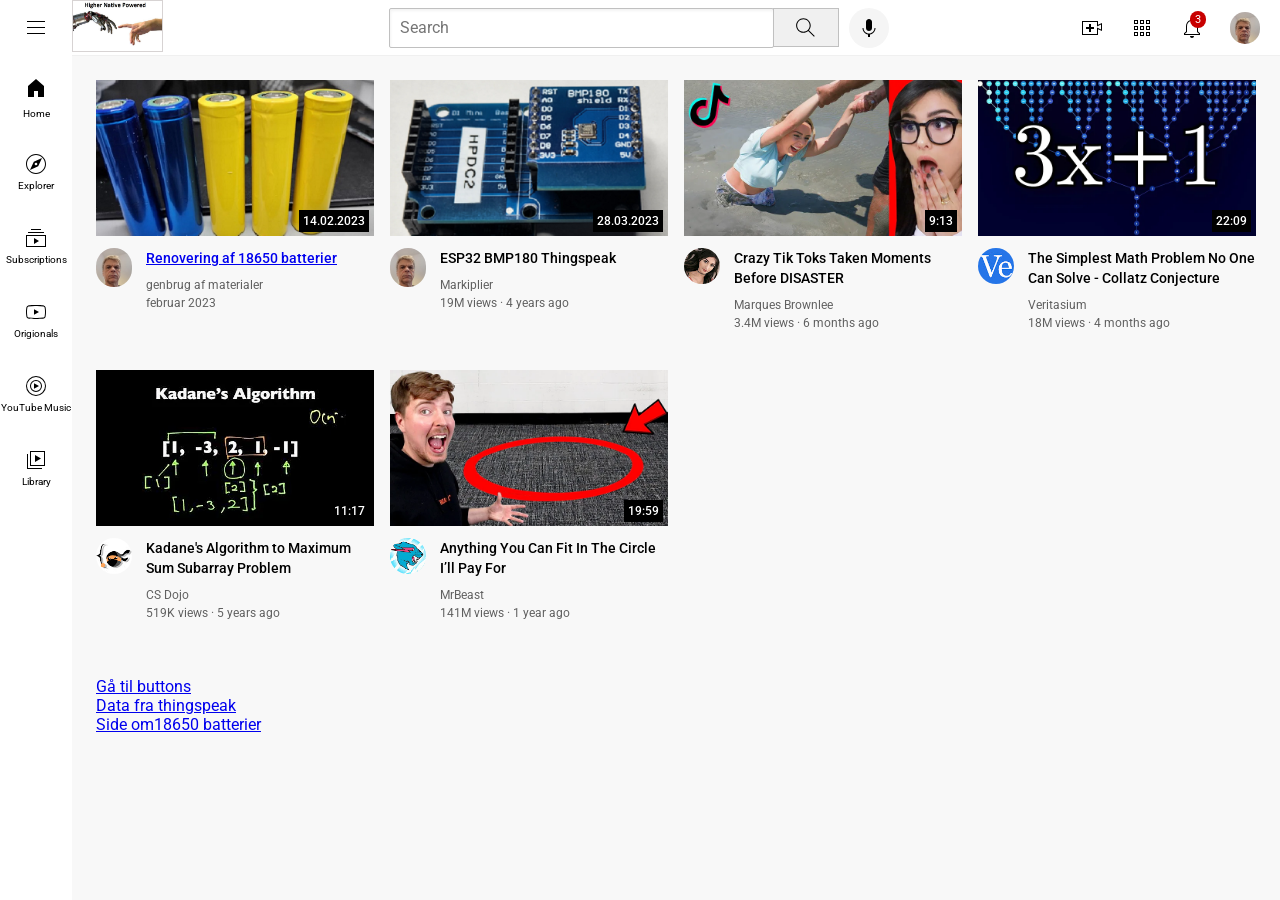
<file: index.html>
<!DOCTYPE html>
<!--https://www.youtube.com/watch?v=G3e-cpL7ofc-->
<!--https://supersimple.dev/exercises/youtube -->
<!--Backup filer: C:\Users\neuma\OneDrive\Backup Websted HNPO\htmlCssCourse-->
<!--https://onedrive.live.com/?id=1718BADFA0EA4C91%2166126&cid=1718BADFA0EA4C91-->
<!--6:07:50-->
<html>
    <head>
        <title>hnpo</title>

        <link rel="preconnect" href="https://fonts.googleapis.com">
        <link rel="preconnect" href="https://fonts.gstatic.com" crossorigin>
        <link href="https://fonts.googleapis.com/css2?family=Roboto:wght@400;500;700&display=swap" rel="stylesheet">

        <link rel="stylesheet" href="styles/general.css">
        <link rel="stylesheet" href="styles/header.css">
        <link rel="stylesheet" href="styles/video.css">
        <link rel="stylesheet" href="styles/sidebar.css">


    </head>

    <body>
      <header class="header">

        <div class="left-section">
          <img class="hamburger-menu" src="icons\hamburger-menu.svg">
          <a href="higher-native-powered.html">
            <img class="youtube-logo" src="icons\robot-haand-text.jpg">
          </a>
          
          
         </div>

        <div class="middle-section">
          <input class="search-bar" type="text" placeholder="Search">
          
          <button class="search-button">
            <img  class= "search-icon" src="icons\search.svg">
            <div class="tooltip">Search</div>
          </button> 

         <button class="voice-search-button">
            <img class="voice-search-icon" src="icons\voice-search-icon.svg">
            <div class="tooltip">Search with your voice</div>
            
          </button>
        </div>

        <div class="right-section">

          <div class="upload-icon-container">
            <img class="upload-icon" src="icons\upload.svg">
            <div class="tooltip">Create</div>
            </div>

          <div class="youtube-apps-icon-container">
            <img class="youtube-apps-icon" src="icons\youtube-apps.svg">
            <div class="tooltip">YouTube apps</div>
          </div>

           <div class="notifications-icon-container">
             <img class="notifications-icon"  src="icons\notifications.svg">
             <div class="tooltip">notifications</div>
            <div class="notifications-count">3</div>
            </div>
          
           <img class="current-user-picture"  src="channel-pictures\hnpo.jpg">
        </div>
        
      </header>

      <nav class="sidebar">
        <div class="sidebar-link">
          <a href="index.html">
          <img src="icons\home.svg"></a>
          <div>Home</div>
        </div>

        <div class="sidebar-link">
        <img src="icons\explore.svg">
          <div>Explorer</div>
        </div>

        <div class="sidebar-link">
          <img src="icons\subscriptions.svg">
          <div>Subscriptions</div>
       </div>

        <div class="sidebar-link">
          <img src="icons\originals.svg">
          <div>Origionals</div>
        </div>

        <div class="sidebar-link">
         <img src="icons\youtube-music.svg">
         <div>YouTube Music</div>
      </div>
        <div class="sidebar-link">
          <img src="icons\library.svg">
          <div>Library</div>
      </div>
    </nav>
      <main>

            
          
        <div class="video-grid">
          <div class="video-preview">
              <div class = thumbnail-row>

               

                <a href="18650batt.html">
                <img class="thumbnail"  img src="thumbnails\blaa-gule-batterier720x404.jpg"></a>
                <div class="video-time">14.02.2023</div>
              </div>
              <div class="video-info-grid">
                  <div class="channel-picture">
                    
                    <img class="profile-picture" src="channel-pictures\hnpo.jpg">
                    
                  </div>
                  <div class="video-info">
                    <p class="video-title">
                      <a href="18650batt.html">
                      Renovering af 18650 batterier </a>
                    </p>
                    <p class="video-author" >
                      genbrug af materialer
                    </p>
                    <p class="video-stats">
                      februar 2023
                    </p>
                  </div>
        
                  </div>
              </div>
        
              <div class="video-preview">
                <div class="thumbnail-row">

                  <img class="thumbnail" img src="thumbnails\esp32-hpdc2-720-404.png" >
                  <div class="video-time">28.03.2023</div> 
                </div>
                <div class="video-info-grid">
                  <div class="channel-picture">
                    <img class="profile-picture" src="channel-pictures\hnpo.jpg">
                  </div>
                  <div class="video-info">
                    <p class="video-title">
                      ESP32 BMP180 Thingspeak
                    </p>
                    <p class="video-author" >
                      Markiplier
                    </p>
                    <p class="video-stats">
                      19M views · 4 years ago
                    </p>
                  </div>
                </div>
              </div>
              <div class="video-preview">
                <div class = thumbnail-row>
                  <img class="thumbnail" img src="thumbnails\thumbnail-3.webp">
                  <div class="video-time">9:13</div>
                </div>
                <div class="video-info-grid">
                    <div class="channel-picture">
                      <img class="profile-picture" src="channel-pictures\channel-3.jpeg">
                    </div>
                    <div class="video-info">
                      <p class="video-title">
                        
                        Crazy Tik Toks Taken Moments Before DISASTER
                      </p>
                      <p class="video-author" >
                        Marques Brownlee
                      </p>
                      <p class="video-stats">
                        3.4M views · 6 months ago
                      </p>
                    </div>
          
                    </div>
                </div>
          
                <div class="video-preview">
                  <div class="thumbnail-row">
                    <img class="thumbnail" img src="thumbnails\thumbnail-4.webp" >
                    <div class="video-time">22:09</div>
                  </div>
                  <div class="video-info-grid">
                    <div class="channel-picture">
                      <img class="profile-picture" src="channel-pictures\channel-4.jpeg">
                    </div>
                    <div class="video-info">
                      <p class="video-title">
                        The Simplest Math Problem No One Can Solve - Collatz Conjecture
                      </p>
                      <p class="video-author" >
                        Veritasium
                      </p>
                      <p class="video-stats">
                        18M views · 4 months ago
                      </p>
                    </div>
                  </div>
                </div>
                <div class="video-preview">
                  <div class = thumbnail-row>
                    <img class="thumbnail" img src="thumbnails\thumbnail-5.webp">
                    <div class="video-time">11:17</div>
                  </div>
                  <div class="video-info-grid">
                      <div class="channel-picture">
                        <img class="profile-picture" src="channel-pictures\channel-5.jpeg">
                      </div>
                      <div class="video-info">
                        <p class="video-title">
                          Kadane's Algorithm to Maximum Sum Subarray Problem
                        </p>
                        <p class="video-author" >
                          CS Dojo
                        </p>
                        <p class="video-stats">
                          519K views · 5 years ago
                        </p>
                      </div>
            
                      </div>
                  </div>
            
                  <div class="video-preview">
                    <div class="thumbnail-row">
                      <img class="thumbnail" img src="thumbnails\thumbnail-6.webp" >
                      <div class="video-time">19:59</div> 
                    </div>
                    <div class="video-info-grid">
                      <div class="channel-picture">
                        <img class="profile-picture" src="channel-pictures\channel-6.jpeg">
                      </div>
                      <div class="video-info">
                        <p class="video-title">
                          Anything You Can Fit In The Circle I’ll Pay For
                        </p>
                        <p class="video-author" >
                          MrBeast
                        </p>
                        <p class="video-stats">
                          141M views · 1 year ago
                        </p>
                      </div>
                    </div>
                  </div>
      </main>

    </div>

     
    <br>
    <br>
    <br>
    <a href="intro-to-html/buttons.html">
      Gå til buttons
    </a>
    <br>
    <a href="data-from-thingspeak.html">
      Data fra thingspeak
    </a>
    <br>

    <a href="18650batt.html">
       Side om18650 batterier

    </a>
    <!--Her slutter siden-->

  </body>
</html>
</file>
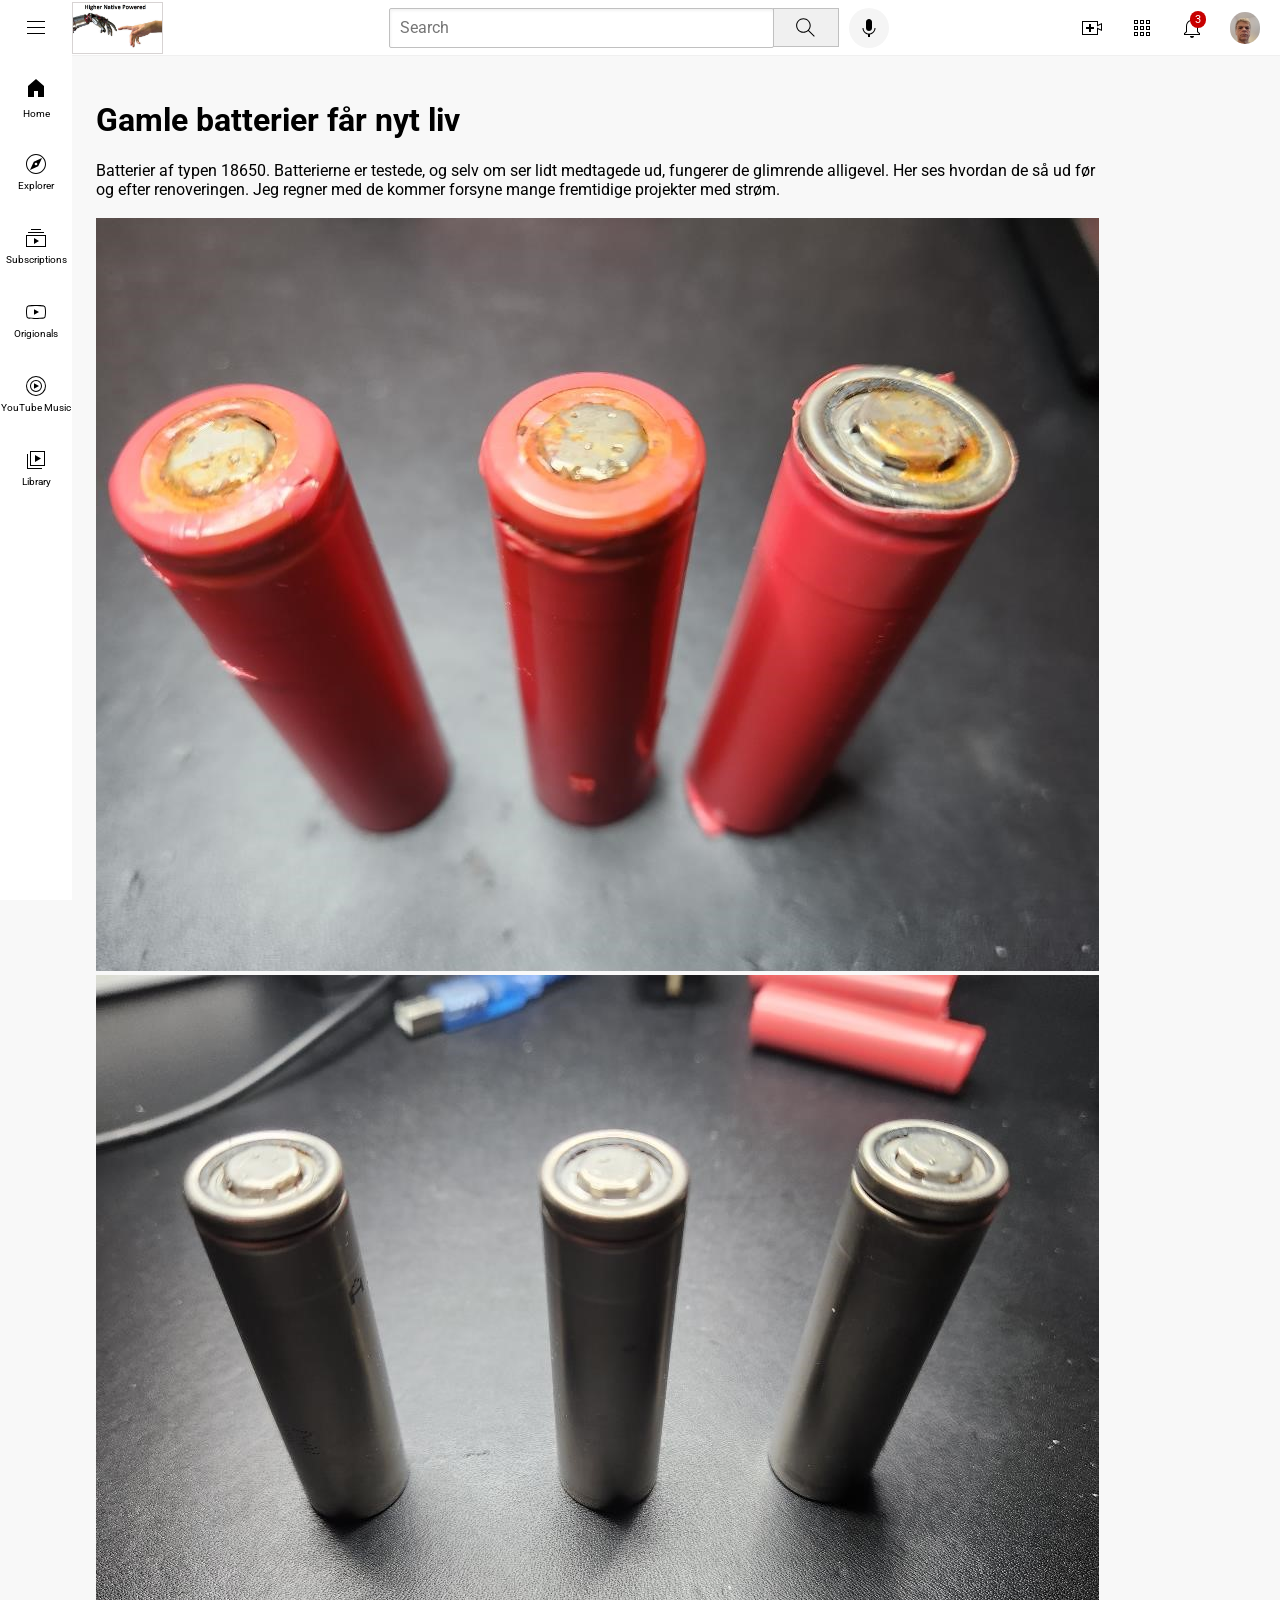
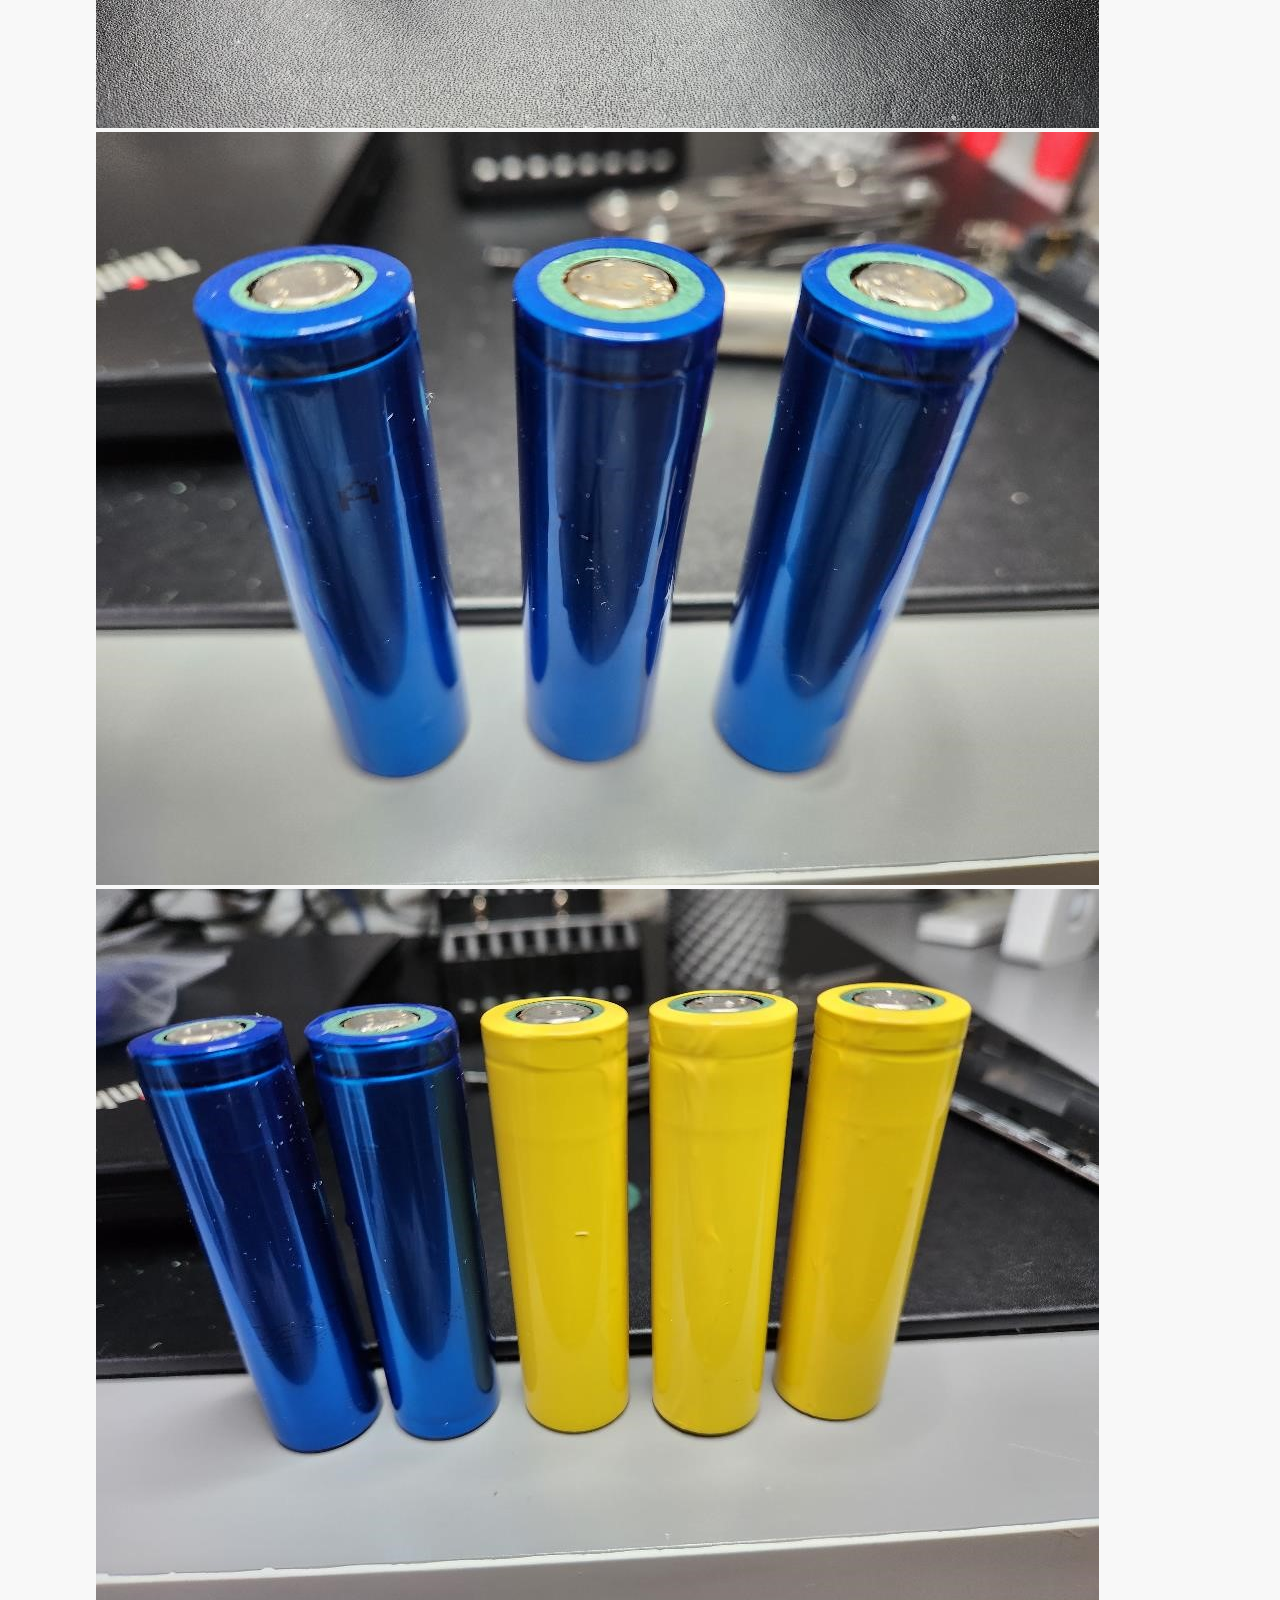
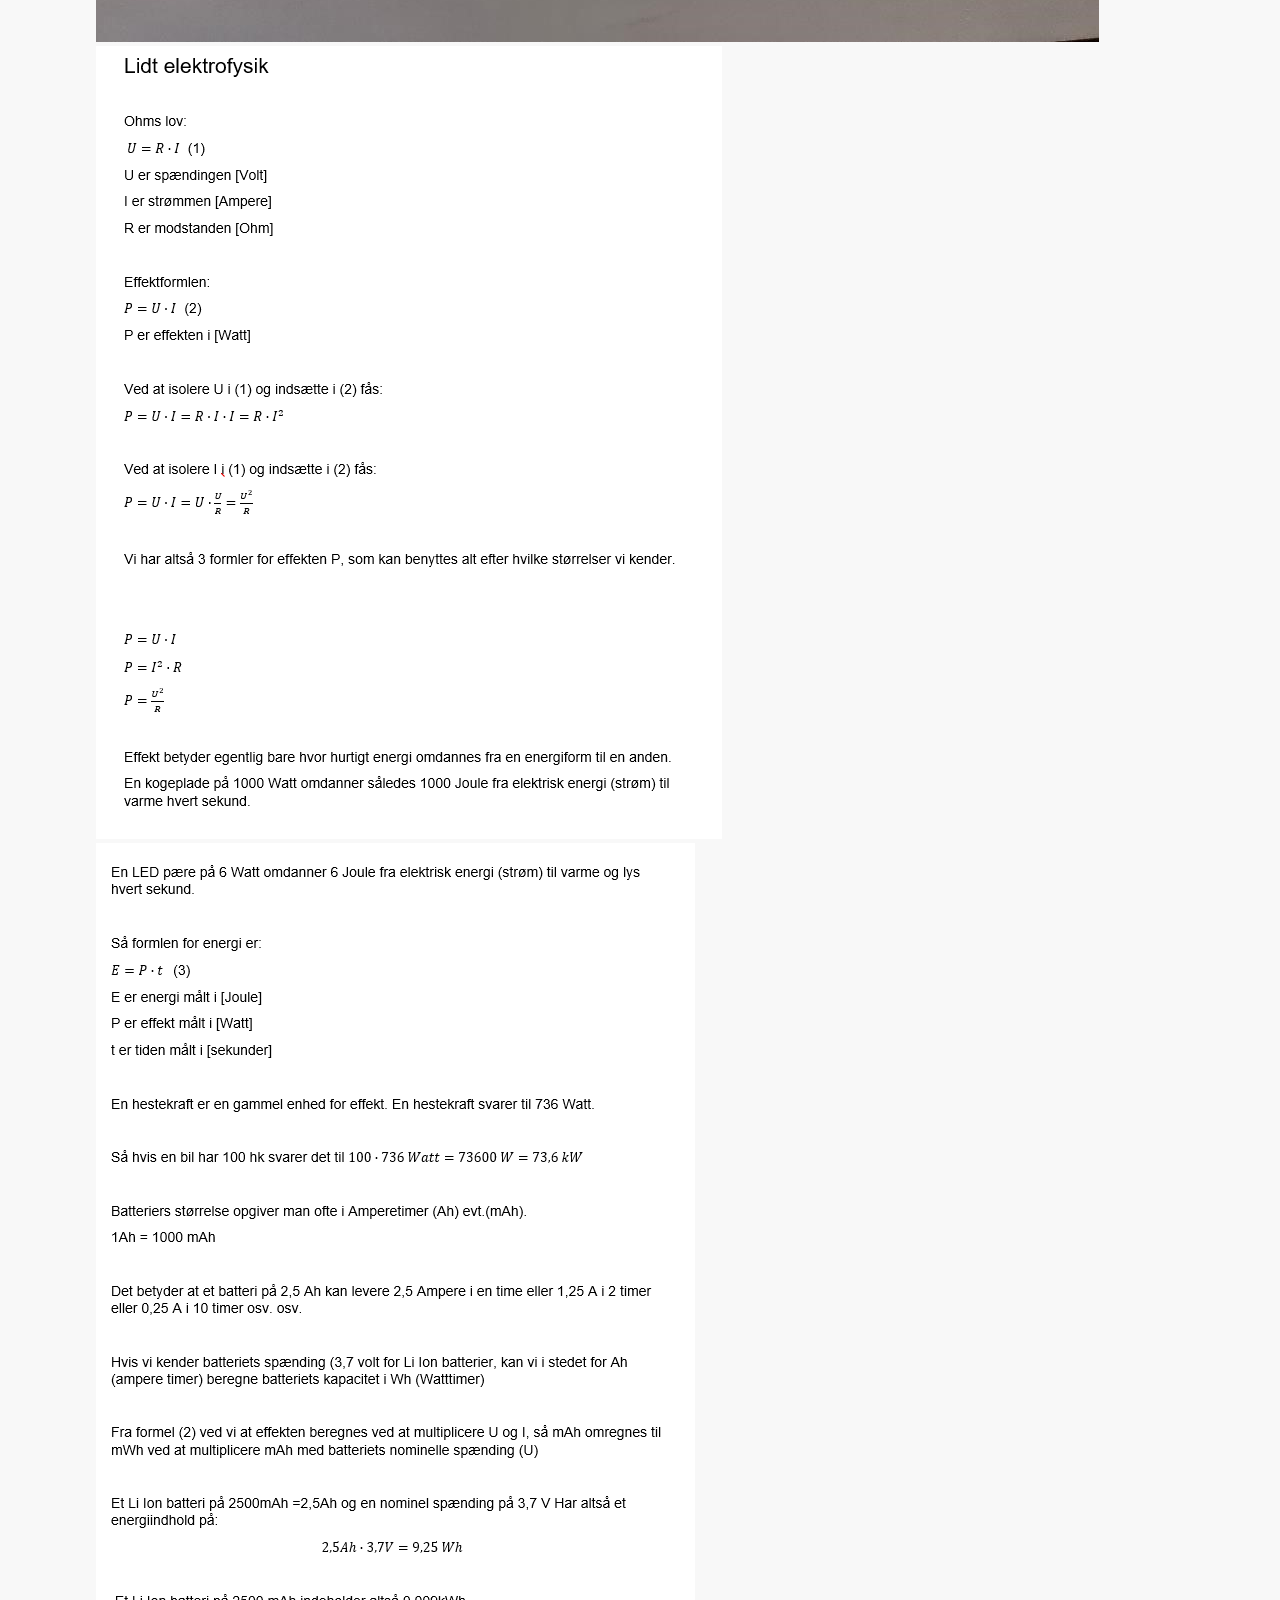
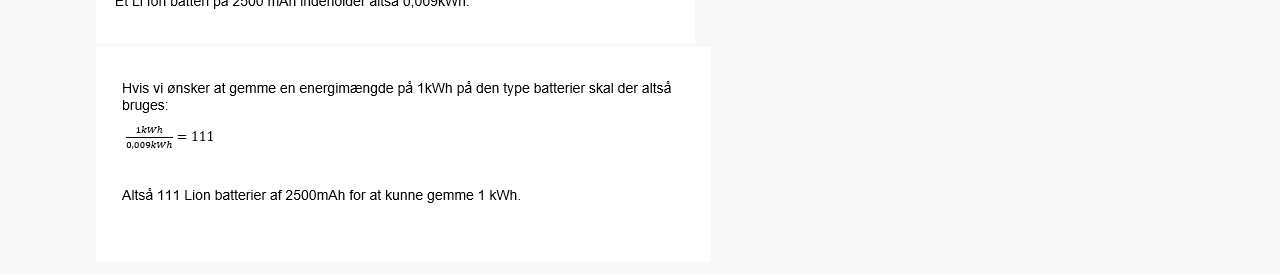
<file: 18650batt.html>
<!DOCTYPE html>
<!--https://www.youtube.com/watch?v=G3e-cpL7ofc-->
<!--https://supersimple.dev/exercises/youtube -->
<!--Backup filer: C:\Users\neuma\OneDrive\Backup Websted HNPO\htmlCssCourse-->
<!--https://onedrive.live.com/?id=1718BADFA0EA4C91%2166126&cid=1718BADFA0EA4C91-->
<!--6:07:50-->
<html>
    <head>
        <title>hnpo</title>

        <link rel="preconnect" href="https://fonts.googleapis.com">
        <link rel="preconnect" href="https://fonts.gstatic.com" crossorigin>
        <link href="https://fonts.googleapis.com/css2?family=Roboto:wght@400;500;700&display=swap" rel="stylesheet">

        <link rel="stylesheet" href="styles/general.css">
        <link rel="stylesheet" href="styles/header.css">
        <link rel="stylesheet" href="styles/video.css">
        <link rel="stylesheet" href="styles/sidebar.css">


    </head>

    <body>
      <header class="header">

        <div class="left-section">
          <img class="hamburger-menu" src="icons\hamburger-menu.svg">
          <img class="youtube-logo" src="icons\robot-haand-text.jpg">
          
          
        </div>

        <div class="middle-section">
          <input class="search-bar" type="text" placeholder="Search">
          
          <button class="search-button">
            <img  class= "search-icon" src="icons\search.svg">
            <div class="tooltip">Search</div>
          </button> 

         <button class="voice-search-button">
            <img class="voice-search-icon" src="icons\voice-search-icon.svg">
            <div class="tooltip">Search with your voice</div>
            
          </button>
        </div>

        <div class="right-section">

          <div class="upload-icon-container">
            <img class="upload-icon" src="icons\upload.svg">
            <div class="tooltip">Create</div>
            </div>

          <div class="youtube-apps-icon-container">
            <img class="youtube-apps-icon" src="icons\youtube-apps.svg">
            <div class="tooltip">YouTube apps</div>
          </div>

           <div class="notifications-icon-container">
             <img class="notifications-icon"  src="icons\notifications.svg">
             <div class="tooltip">notifications</div>
            <div class="notifications-count">3</div>
            </div>
          
           <img class="current-user-picture"  src="channel-pictures\hnpo.jpg">
        </div>
        
      </header>

      <nav class="sidebar">
        <div class="sidebar-link">
          <a href="index.html">
          <img src="icons\home.svg"> </a>
          <div>Home</div>
        </div>
        <div class="sidebar-link">
          <img src="icons\explore.svg">
          <div>Explorer</div>
        </div>
        <div class="sidebar-link">
          <img src="icons\subscriptions.svg">
          <div>Subscriptions</div>
       </div>
        <div class="sidebar-link">
          <img src="icons\originals.svg">
          <div>Origionals</div>
        </div>
        <div class="sidebar-link">
         <img src="icons\youtube-music.svg">
         <div>YouTube Music</div>
         <div></div>
      </div>
        <div class="sidebar-link">
          <img src="icons\library.svg">
          <div>Library</div>
      </div>
    </nav>
      <main>
          
        <div class="video-grid">
          <div class="video-preview">
              <div class = thumbnail-row>

    <!--Her starter sidens indhold-->

                <main>

                    <h1>Gamle batterier får nyt liv</h1>
                    <p>Batterier af typen 18650. Batterierne er testede, og selv om ser lidt medtagede ud,
                        fungerer de glimrende alligevel. Her ses hvordan de så ud før og efter renoveringen. 
                        Jeg regner med de kommer forsyne mange fremtidige projekter med strøm. </p>
                    <br>
                    
                      <img src="pics18650\rustne-batterier.jpg">
                      
                      <img src="pics18650\blanke-batterier1.jpg">
                      <img src="pics18650\blaa-batterier.jpg">
                      <img src="pics18650\blaa-gule-batterier.jpg">
                      <img src="pics18650\elektrofysik1.png">
                      <img src="pics18650\elektrofysik2.png">
                      <img src="pics18650\elektrofysik-3.png">
            
                      

                     
                  </main>
               



    <!--Her slutter siden-->

  </body>
</html>
</file>
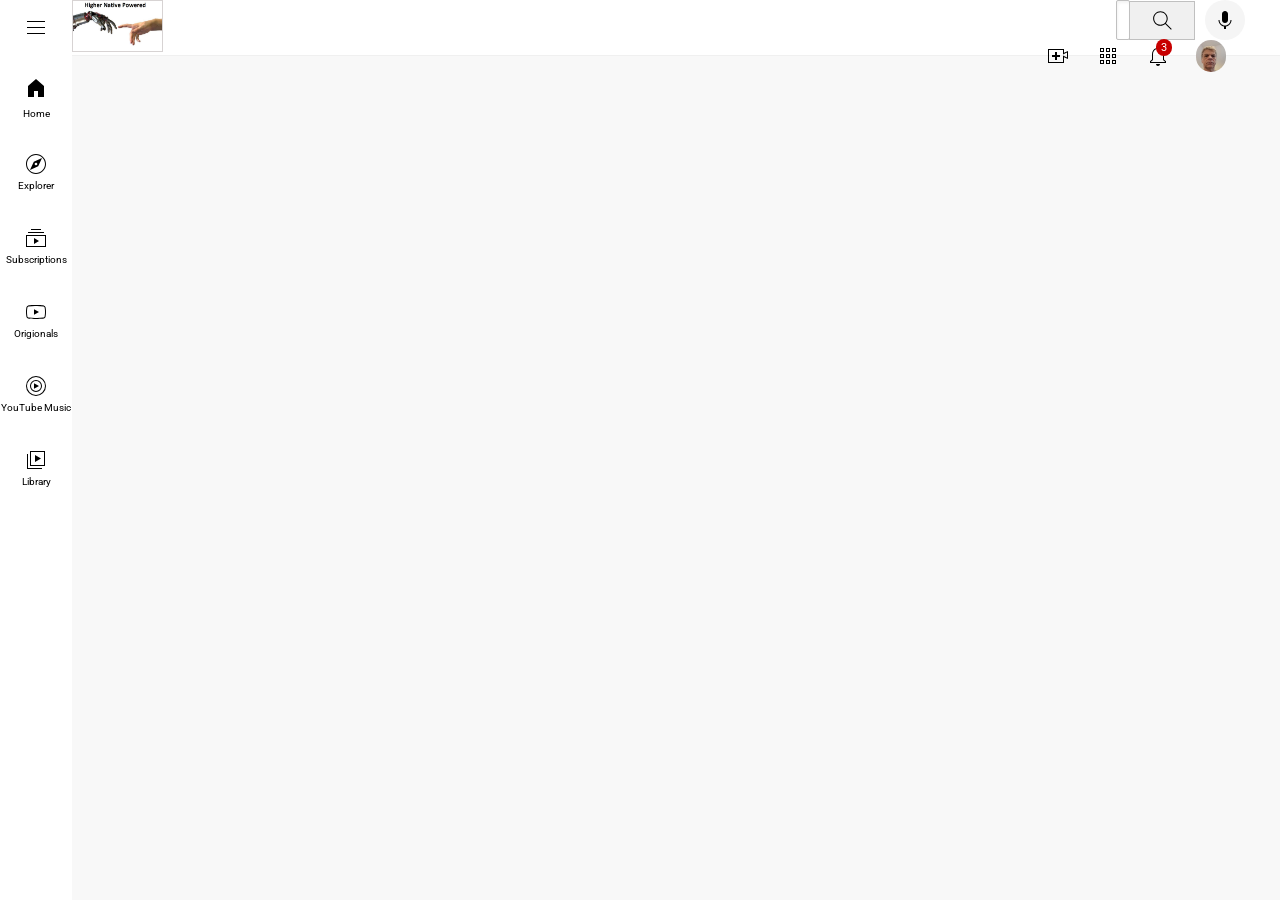
<file: blank-side.html>
<!DOCTYPE html>
<!--https://www.youtube.com/watch?v=G3e-cpL7ofc-->
<!--https://supersimple.dev/exercises/youtube -->
<!--Backup filer: C:\Users\neuma\OneDrive\Backup Websted HNPO\htmlCssCourse-->
<!--https://onedrive.live.com/?id=1718BADFA0EA4C91%2166126&cid=1718BADFA0EA4C91-->
<!--6:07:50-->
<html>
    <head>
        <title>hnpo</title>

        <link rel="preconnect" href="https://fonts.googleapis.com">
        <link rel="preconnect" href="https://fonts.gstatic.com" crossorigin>
        <link href="https://fonts.googleapis.com/css2?family=Roboto:wght@400;500;700&display=swap" rel="stylesheet">

        <link rel="stylesheet" href="styles/general.css">
        <link rel="stylesheet" href="styles/header.css">
        <link rel="stylesheet" href="styles/video.css">
        <link rel="stylesheet" href="styles/sidebar.css">


    </head>

    <body>
      <header class="header">

        <div class="left-section">
          <img class="hamburger-menu" src="icons\hamburger-menu.svg">
          <a href="higher-native-powered.html">
          <img class="youtube-logo" src="icons\robot-haand-text.jpg"><a>
          
          
        </div>

        <div class="middle-section">
          <input class="search-bar" type="text" placeholder="Search">
          
          <button class="search-button">
            <img  class= "search-icon" src="icons\search.svg">
            <div class="tooltip">Search</div>
          </button> 

         <button class="voice-search-button">
            <img class="voice-search-icon" src="icons\voice-search-icon.svg">
            <div class="tooltip">Search with your voice</div>
            
          </button>
        </div>

        <div class="right-section">

          <div class="upload-icon-container">
            <img class="upload-icon" src="icons\upload.svg">
            <div class="tooltip">Create</div>
            </div>

          <div class="youtube-apps-icon-container">
            <img class="youtube-apps-icon" src="icons\youtube-apps.svg">
            <div class="tooltip">YouTube apps</div>
          </div>

           <div class="notifications-icon-container">
             <img class="notifications-icon"  src="icons\notifications.svg">
             <div class="tooltip">notifications</div>
            <div class="notifications-count">3</div>
            </div>
          
           <img class="current-user-picture"  src="channel-pictures\hnpo.jpg">
        </div>
        
      </header>

      <nav class="sidebar">
        <div class="sidebar-link">
          <a href="index.html">
          <img src="icons\home.svg"></a>
          <div>Home</div>
        </div>

        <div class="sidebar-link">
        <img src="icons\explore.svg">
          <div>Explorer</div>
        </div>

        <div class="sidebar-link">
          <img src="icons\subscriptions.svg">
          <div>Subscriptions</div>
       </div>

        <div class="sidebar-link">
          <img src="icons\originals.svg">
          <div>Origionals</div>
        </div>

        <div class="sidebar-link">
         <img src="icons\youtube-music.svg">
         <div>YouTube Music</div>
      </div>
        <div class="sidebar-link">
          <img src="icons\library.svg">
          <div>Library</div>
      </div>
    </nav>
      <main>
         <!--Her starter sidens indhold-->
          
        
               

               
    <!--Her slutter siden-->

  </body>
</html>
</file>
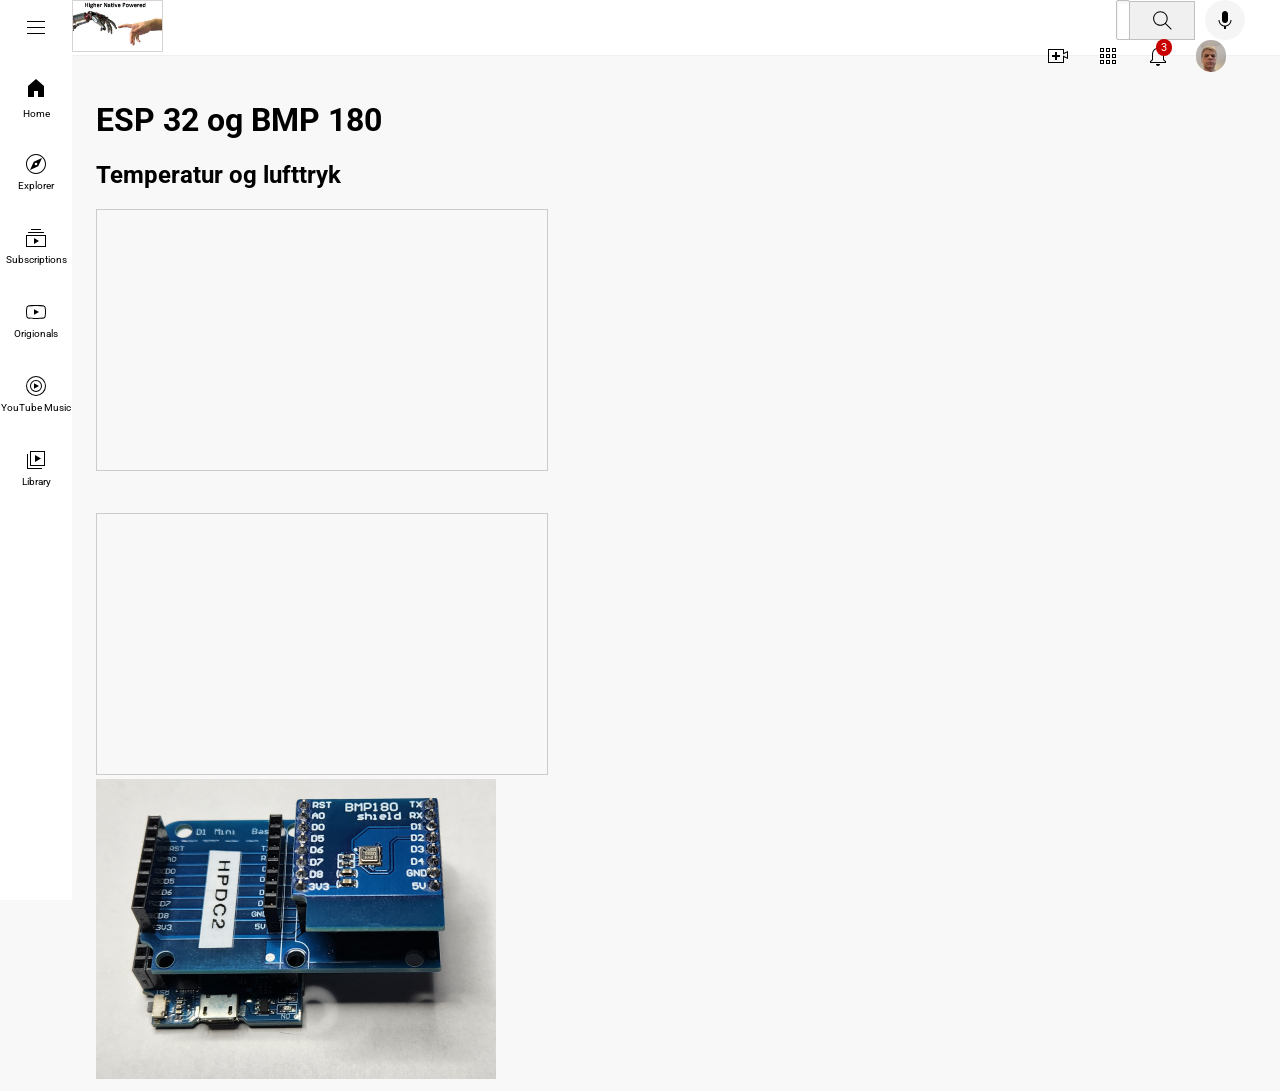
<file: data-from-thingspeak.html>
<!DOCTYPE html>
<!--https://www.youtube.com/watch?v=G3e-cpL7ofc-->
<!--https://supersimple.dev/exercises/youtube -->
<!--Backup filer: C:\Users\neuma\OneDrive\Backup Websted HNPO\htmlCssCourse-->
<!--https://onedrive.live.com/?id=1718BADFA0EA4C91%2166126&cid=1718BADFA0EA4C91-->
<!--6:07:50-->
<html>
    <head>
        <title>hnpo</title>

        <link rel="preconnect" href="https://fonts.googleapis.com">
        <link rel="preconnect" href="https://fonts.gstatic.com" crossorigin>
        <link href="https://fonts.googleapis.com/css2?family=Roboto:wght@400;500;700&display=swap" rel="stylesheet">

        <link rel="stylesheet" href="styles/general.css">
        <link rel="stylesheet" href="styles/header.css">
        <link rel="stylesheet" href="styles/video.css">
        <link rel="stylesheet" href="styles/sidebar.css">


    </head>

    <body>
      <header class="header">

        <div class="left-section">
          <img class="hamburger-menu" src="icons\hamburger-menu.svg">
          <a href="higher-native-powered.html">
          <img class="youtube-logo" src="icons\robot-haand-text.jpg"><a>
          
          
        </div>

        <div class="middle-section">
          <input class="search-bar" type="text" placeholder="Search">
          
          <button class="search-button">
            <img  class= "search-icon" src="icons\search.svg">
            <div class="tooltip">Search</div>
          </button> 

         <button class="voice-search-button">
            <img class="voice-search-icon" src="icons\voice-search-icon.svg">
            <div class="tooltip">Search with your voice</div>
            
          </button>
        </div>

        <div class="right-section">

          <div class="upload-icon-container">
            <img class="upload-icon" src="icons\upload.svg">
            <div class="tooltip">Create</div>
            </div>

          <div class="youtube-apps-icon-container">
            <img class="youtube-apps-icon" src="icons\youtube-apps.svg">
            <div class="tooltip">YouTube apps</div>
          </div>

           <div class="notifications-icon-container">
             <img class="notifications-icon"  src="icons\notifications.svg">
             <div class="tooltip">notifications</div>
            <div class="notifications-count">3</div>
            </div>
          
           <img class="current-user-picture"  src="channel-pictures\hnpo.jpg">
        </div>
        
      </header>

      <nav class="sidebar">
        <div class="sidebar-link">
          <a href="index.html">
          <img src="icons\home.svg"></a>
          <div>Home</div>
        </div>

        <div class="sidebar-link">
        <img src="icons\explore.svg">
          <div>Explorer</div>
        </div>

        <div class="sidebar-link">
          <img src="icons\subscriptions.svg">
          <div>Subscriptions</div>
       </div>

        <div class="sidebar-link">
          <img src="icons\originals.svg">
          <div>Origionals</div>
        </div>

        <div class="sidebar-link">
         <img src="icons\youtube-music.svg">
         <div>YouTube Music</div>
      </div>
        <div class="sidebar-link">
          <img src="icons\library.svg">
          <div>Library</div>
      </div>
    </nav>
      <main>
          
        <div class="video-grid">
          <div class="video-preview">
              <div class = thumbnail-row>

                <!--Her starter sidens indhold-->
                <h1 class="h1-text">ESP 32 og BMP 180</h1>
                <h2 class="h2-text">Temperatur og lufttryk</h2>
                <iframe width="450" height="260" style="border: 1px solid #cccccc;" 
                src="https://thingspeak.com/channels/2000027/charts/1?bgcolor=%23ffffff&color=%23d62020&dynamic=true&results=10&type=line">
                </iframe>

                    <br>
                    <br>
                    <br>
                    <iframe width="450" height="260" style="border: 1px solid #cccccc;" src="https://thingspeak.com/channels/2000027/charts/2?bgcolor=%23ffffff&color=%23d62020&dynamic=true&results=10&type=line">
                </iframe>

        
                <img src="esp32-pictures\esp32-hpdc2.png">

               
    <!--Her slutter siden-->

  </body>
</html>
</file>
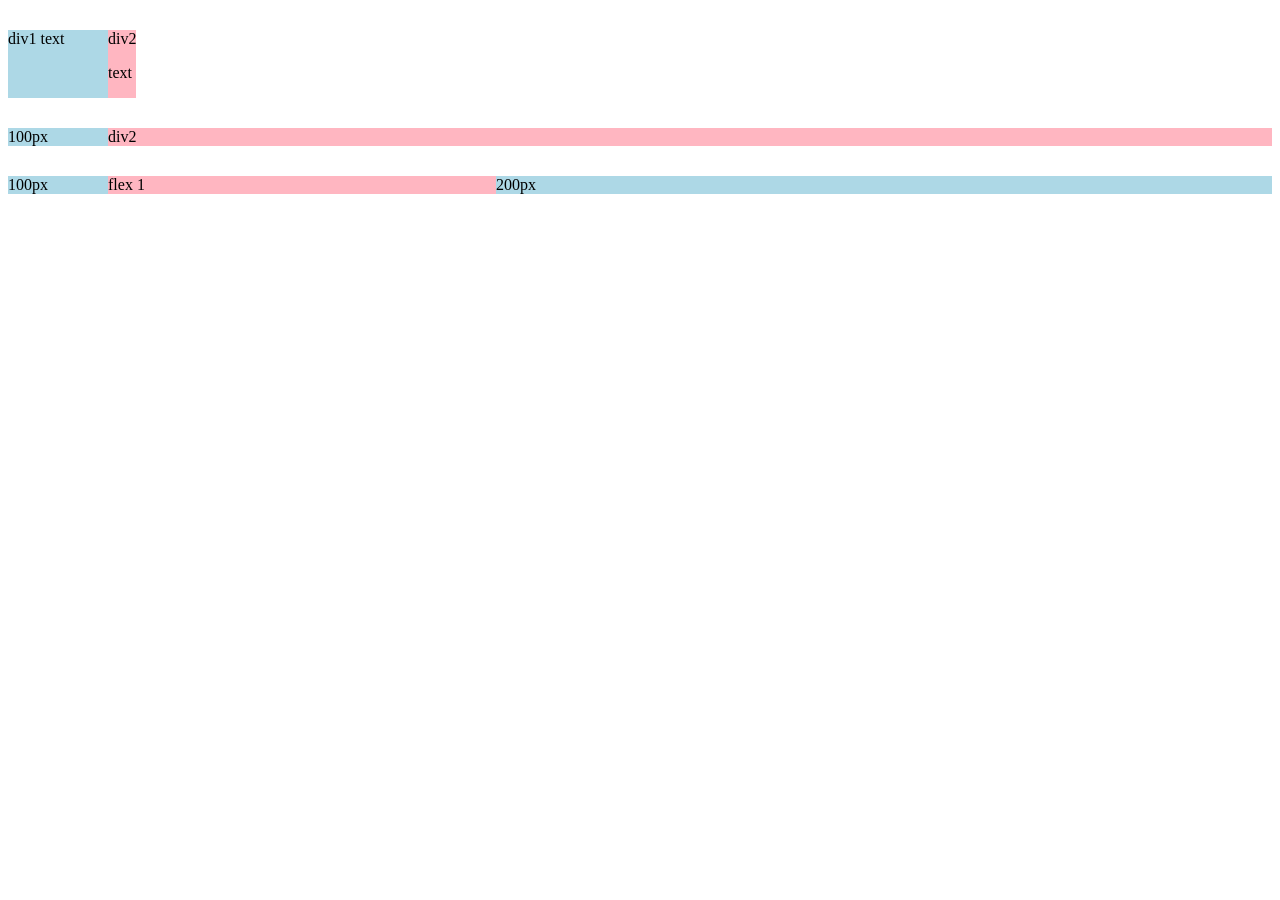
<file: flexbox.html>
<!DOCTYPE html>
<html>
<head>
   <title>Flexbox Practice</title> 
</head>
<body>
    <div style="
        margin-top: 30px;
        display: flex;
        flex-direction: row;
    
        ">
       
       <div style="background-color:
            lightblue;
            width: 100px;
            ">div1 text
        </div>
        
        <div style="background-color:
            lightpink ;
         ">div2 <p>text</p>
        </div>
    </div>
    <div style="
        margin-top: 30px;
        display: flex;
        flex-direction: row;
        ">
    
     <div style="background-color:
            lightblue;
            width: 100px
            ">100px
        </div>
        
        <div style="background-color:
            lightpink ;
            flex: 1;
        ">div2 
        </div>
    </div> 
</div>
    <div style="
        margin-top: 30px;
        display: flex;
        flex-direction: row;
        ">

    <div style="background-color:
            lightblue;
            width:100px
            ">100px
        </div>
        
        <div style="background-color:
            lightpink ;
            flex: 1;
        ">flex 1 
        </div>
        <div style="background-color:
            lightblue;
            flex:2
            ">200px
        </div>
    </div> 

</body>
</html>
</file>
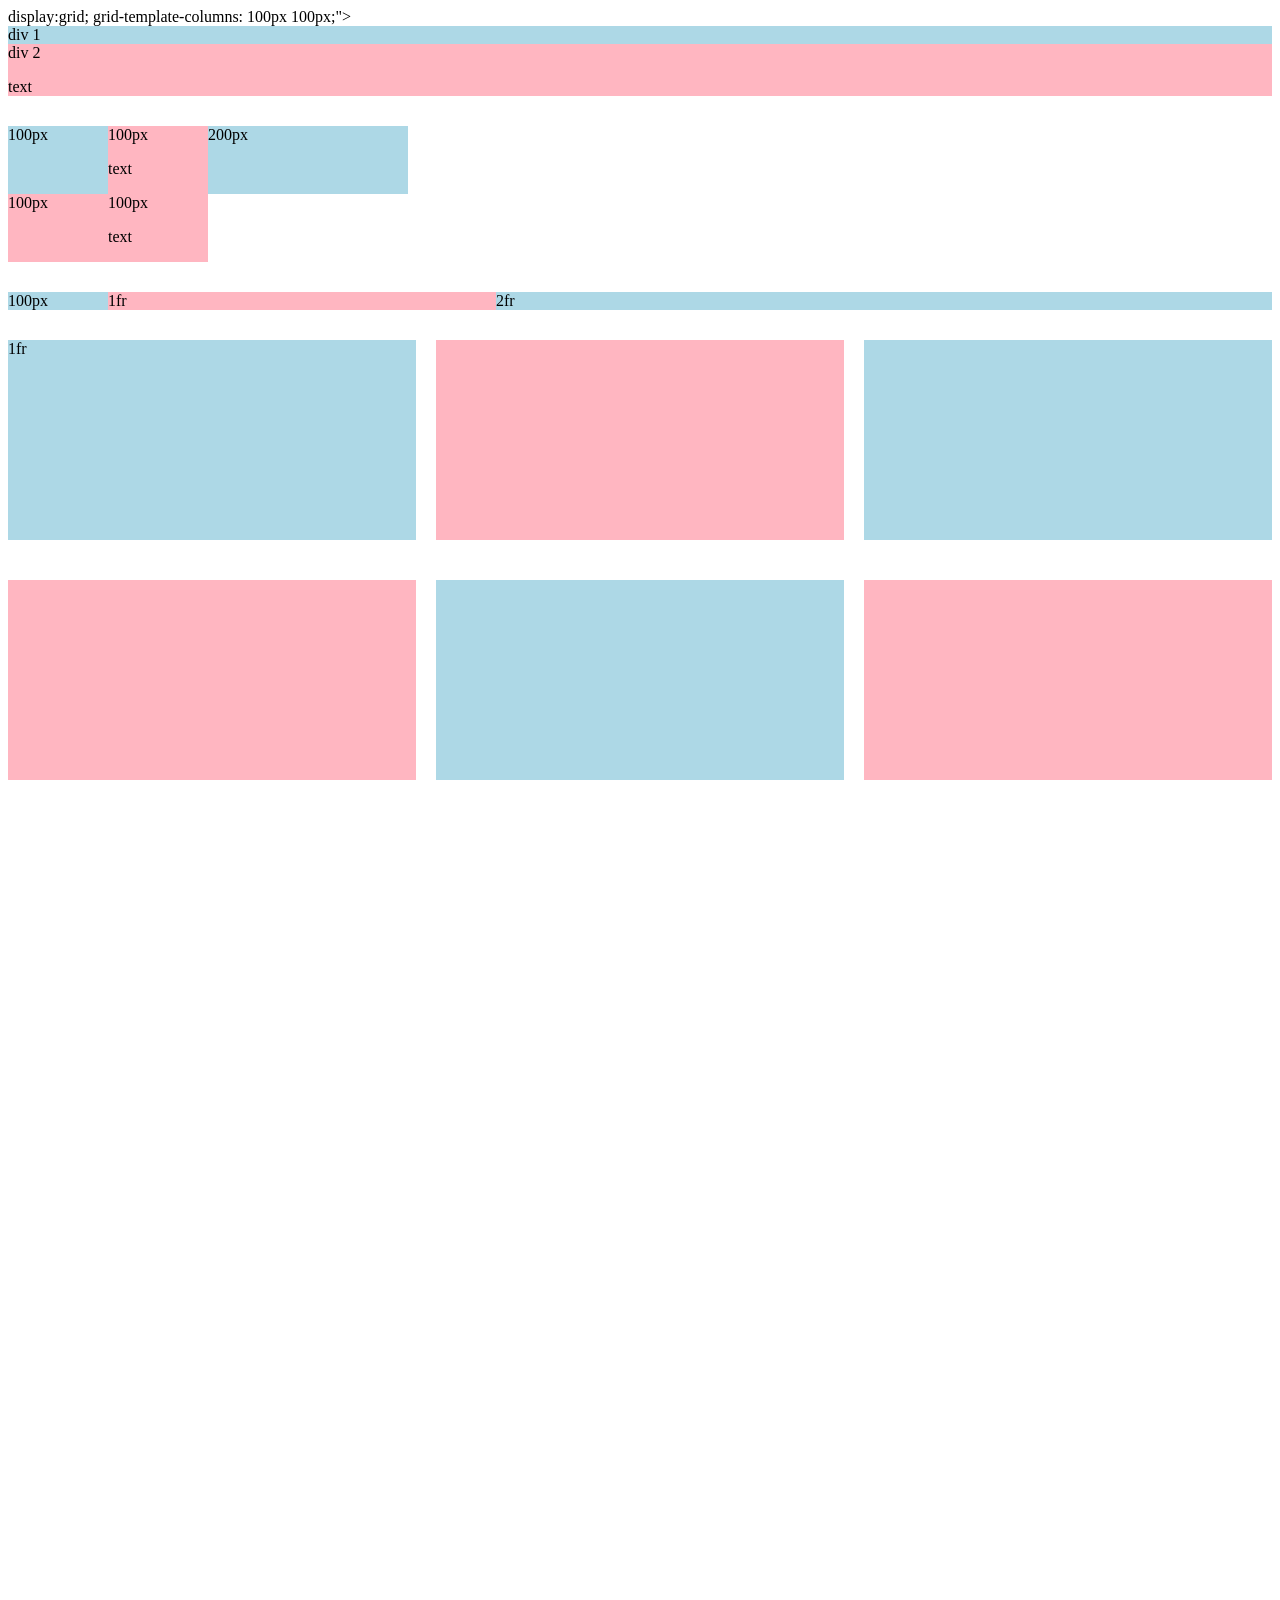
<file: grid.html>
<!DOCTYPE html>
<html>
    <head>
        <title>Grid Practice</title>

    </head>
    <body  style= "padding-bottom: 1000px;">
        <div>
            display:grid;
            grid-template-columns: 100px 100px;">
            <div style="background-color: lightblue;">
                div 1
            </div>
            <div style="background-color: lightpink;">
                div 2 <p>text</p>
            </div>
           
        </div>

            <div style="
                display:grid;
                margin-top: 30px;
                grid-template-columns: 100px 100px 200px;">

                <div style="background-color: lightblue;">
                    100px
                </div>
                <div style="background-color: lightpink;">
                    100px <p>text</p>
                </div>
                <div style="background-color: lightblue;">
                    200px
                </div>
                <div style="background-color: lightpink;">
                    100px
                </div>
                <div style="background-color: lightpink;">
                    100px <p>text</p>
                </div>
        </div>
       
        </div>

        <div style="
        display:grid;
        margin-top: 30px;
        grid-template-columns: 100px 1fr 2fr">

        <div style="background-color: lightblue;">
            100px
        </div>
        <div style="background-color: lightpink;">
            1fr
        </div>
        <div style="background-color: lightblue;">
            2fr
        </div>
        
        </div>

        </div>

        <div style="
        display:grid;
        margin-top: 30px;
        grid-template-columns: 1fr 1fr 1fr;
        column-gap: 20px;
        row-gap: 40px;

        ">
        

            <div style="background-color: lightblue;height:200px; ">
                1fr
            </div>
            <div style="background-color: lightpink; height:200px;">
                
            </div>
            <div style="background-color: lightblue;height: 200px">
          </div>

          <div style="background-color: lightpink; height:200px;">
            </div>
            <div style="background-color: lightblue;height: 200px">
            </div>
            <div style="background-color: lightpink; height:200px;">
            </div>
                
          </div>
        
         </div>

        


    </body>

</html>
</file>
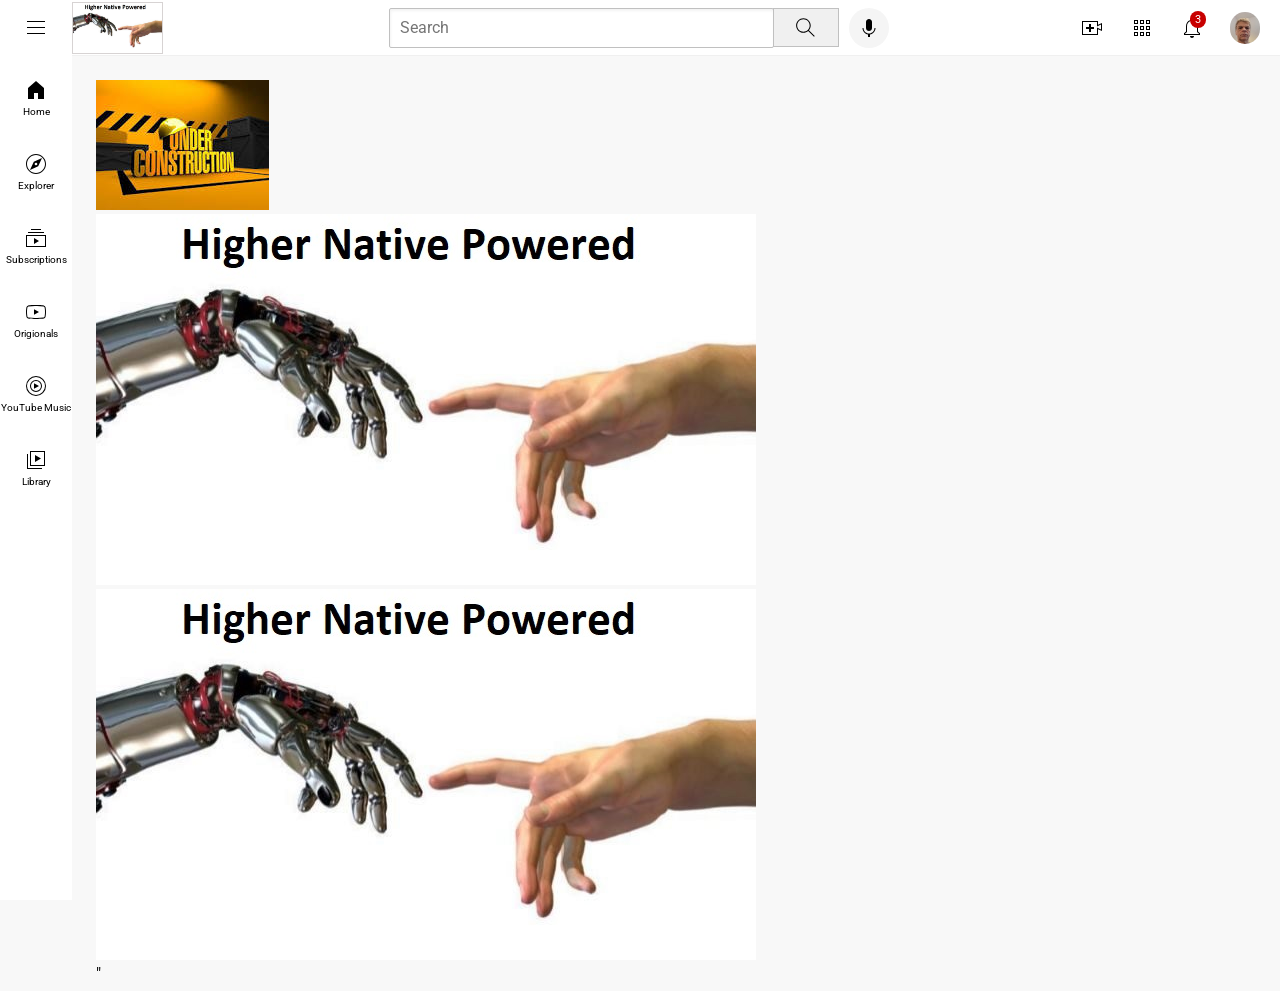
<file: higher-native-powered.html>
<!DOCTYPE html>
<!--https://www.youtube.com/watch?v=G3e-cpL7ofc-->
<!--https://supersimple.dev/exercises/youtube -->
<!--Backup filer: C:\Users\neuma\OneDrive\Backup Websted HNPO\htmlCssCourse-->
<!--https://onedrive.live.com/?id=1718BADFA0EA4C91%2166126&cid=1718BADFA0EA4C91-->
<!--6:07:50-->
<html>
    <head>
        <title>hnpo</title>

        <link rel="preconnect" href="https://fonts.googleapis.com">
        <link rel="preconnect" href="https://fonts.gstatic.com" crossorigin>
        <link href="https://fonts.googleapis.com/css2?family=Roboto:wght@400;500;700&display=swap" rel="stylesheet">

        <link rel="stylesheet" href="styles/general.css">
        <link rel="stylesheet" href="styles/header.css">
        <link rel="stylesheet" href="styles/video.css">
        <link rel="stylesheet" href="styles/sidebar.css">


    </head>

    <body>
      <header class="header">

        <div class="left-section">
          <img class="hamburger-menu" src="icons\hamburger-menu.svg">
          <img class="youtube-logo" src="icons\robot-haand-text.jpg">
          
          
        </div>

        <div class="middle-section">
          <input class="search-bar" type="text" placeholder="Search">
          
          <button class="search-button">
            <img  class= "search-icon" src="icons\search.svg">
            <div class="tooltip">Search</div>
          </button> 

         <button class="voice-search-button">
            <img class="voice-search-icon" src="icons\voice-search-icon.svg">
            <div class="tooltip">Search with your voice</div>
            
          </button>
        </div>

        <div class="right-section">

          <div class="upload-icon-container">
            <img class="upload-icon" src="icons\upload.svg">
            <div class="tooltip">Create</div>
            </div>

          <div class="youtube-apps-icon-container">
            <img class="youtube-apps-icon" src="icons\youtube-apps.svg">
            <div class="tooltip">YouTube apps</div>
          </div>

           <div class="notifications-icon-container">
             <img class="notifications-icon"  src="icons\notifications.svg">
             <div class="tooltip">notifications</div>
            <div class="notifications-count">3</div>
            </div>
          
           <img class="current-user-picture"  src="channel-pictures\hnpo.jpg">
        </div>
        
      </header>

      <nav class="sidebar">
        <div class="sidebar-link">
          <img src="icons\home.svg">
          <div>Home</div>
        </div>
        <div class="sidebar-link">
          <img src="icons\explore.svg">
          <div>Explorer</div>
        </div>
        <div class="sidebar-link">
          <img src="icons\subscriptions.svg">
          <div>Subscriptions</div>
       </div>
        <div class="sidebar-link">
          <img src="icons\originals.svg">
          <div>Origionals</div>
        </div>
        <div class="sidebar-link">
         <img src="icons\youtube-music.svg">
         <div>YouTube Music</div>
         <div></div>
      </div>
        <div class="sidebar-link">
          <img src="icons\library.svg">
          <div>Library</div>
      </div>
    </nav>
      <main>
          
        <div class="video-grid">
          <div class="video-preview">
              <div class = thumbnail-row>

                <!--Her starter sidens indhold-->
                <H></H>

                <img src="pics-higher-native-powered\under-construction.jfif">
                <img src="icons\robot-haand-text.jpg">

                <a href="18650batt.html"a href="18650batt.html">
                  <img src="icons\robot-haand-text.jpg">
                </a>
      "
               
    <!--Her slutter siden-->

  </body>
</html>
</file>
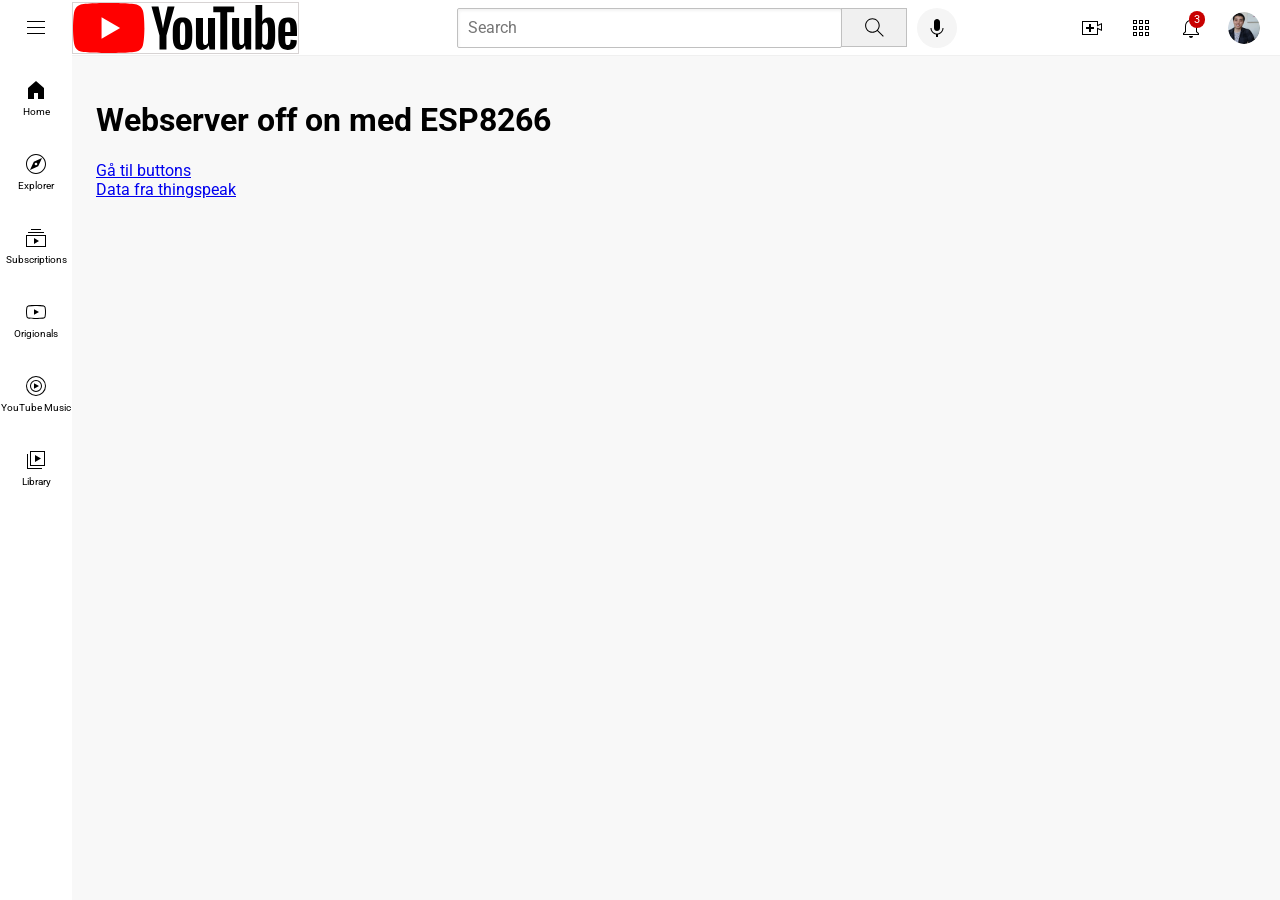
<file: index - Kopi.html>
<!DOCTYPE html>
<!--https://www.youtube.com/watch?v=G3e-cpL7ofc-->
<!--https://supersimple.dev/exercises/youtube -->
<!--Backup filer: C:\Users\neuma\OneDrive\Backup Websted HNPO\htmlCssCourse-->
<!--https://onedrive.live.com/?id=1718BADFA0EA4C91%2166126&cid=1718BADFA0EA4C91-->
<!--6:07:50-->
<html>
    <head>
        <title>Youtube.com Clone</title>
        <link rel="preconnect" href="https://fonts.googleapis.com">
        <link rel="preconnect" href="https://fonts.gstatic.com" crossorigin>
        <link href="https://fonts.googleapis.com/css2?family=Roboto:wght@400;500;700&display=swap" rel="stylesheet">

        <link rel="stylesheet" href="styles/general.css">
        <link rel="stylesheet" href="styles/header.css">
        <link rel="stylesheet" href="styles/video.css">
        <link rel="stylesheet" href="styles/sidebar.css">


    </head>

    <body>
      <header class="header">

        <div class="left-section">
          <img class="hamburger-menu" src="icons\hamburger-menu.svg">
          <img class="youtube-logo" src="icons\youtube-logo.svg">
          
          
        </div>

        <div class="middle-section">
          <input class="search-bar" type="text" placeholder="Search">
          
          <button class="search-button">
            <img  class= "search-icon" src="icons\search.svg">
            <div class="tooltip">Search</div>
          </button> 

         <button class="voice-search-button">
            <img class="voice-search-icon" src="icons\voice-search-icon.svg">
            <div class="tooltip">Search with your voice</div>
            
          </button>
        </div>

        <div class="right-section">

          <div class="upload-icon-container">
            <img class="upload-icon" src="icons\upload.svg">
            <div class="tooltip">Create</div>
            </div>

          <div class="youtube-apps-icon-container">
            <img class="youtube-apps-icon" src="icons\youtube-apps.svg">
            <div class="tooltip">YouTube apps</div>
          </div>

           <div class="notifications-icon-container">
             <img class="notifications-icon"  src="icons\notifications.svg">
             <div class="tooltip">notifications</div>
            <div class="notifications-count">3</div>
            </div>
          
           <img class="current-user-picture"  src="channel-pictures\my-channel.jpeg">
        </div>
        
      </header>

      <nav class="sidebar">
        <div class="sidebar-link">
          <img src="icons\home.svg">
          <div>Home</div>
        </div>
        <div class="sidebar-link">
          <img src="icons\explore.svg">
          <div>Explorer</div>
        </div>
        <div class="sidebar-link">
          <img src="icons\subscriptions.svg">
          <div>Subscriptions</div>
       </div>
        <div class="sidebar-link">
          <img src="icons\originals.svg">
          <div>Origionals</div>
        </div>
        <div class="sidebar-link">
         <img src="icons\youtube-music.svg">
         <div>YouTube Music</div>
         <div></div>
      </div>
        <div class="sidebar-link">
          <img src="icons\library.svg">
          <div>Library</div>
      </div>
    </nav>
      <main>
        <h1>Webserver off on med ESP8266</h1>
        <p></p>
          
     
    <a href="intro-to-html/buttons.html">
      Gå til buttons
    </a>
    <br>
    <a href="data-fra-thingspeak.html">
      Data fra thingspeak
    </a>
    <p></p>
  </body>
</html>
</file>
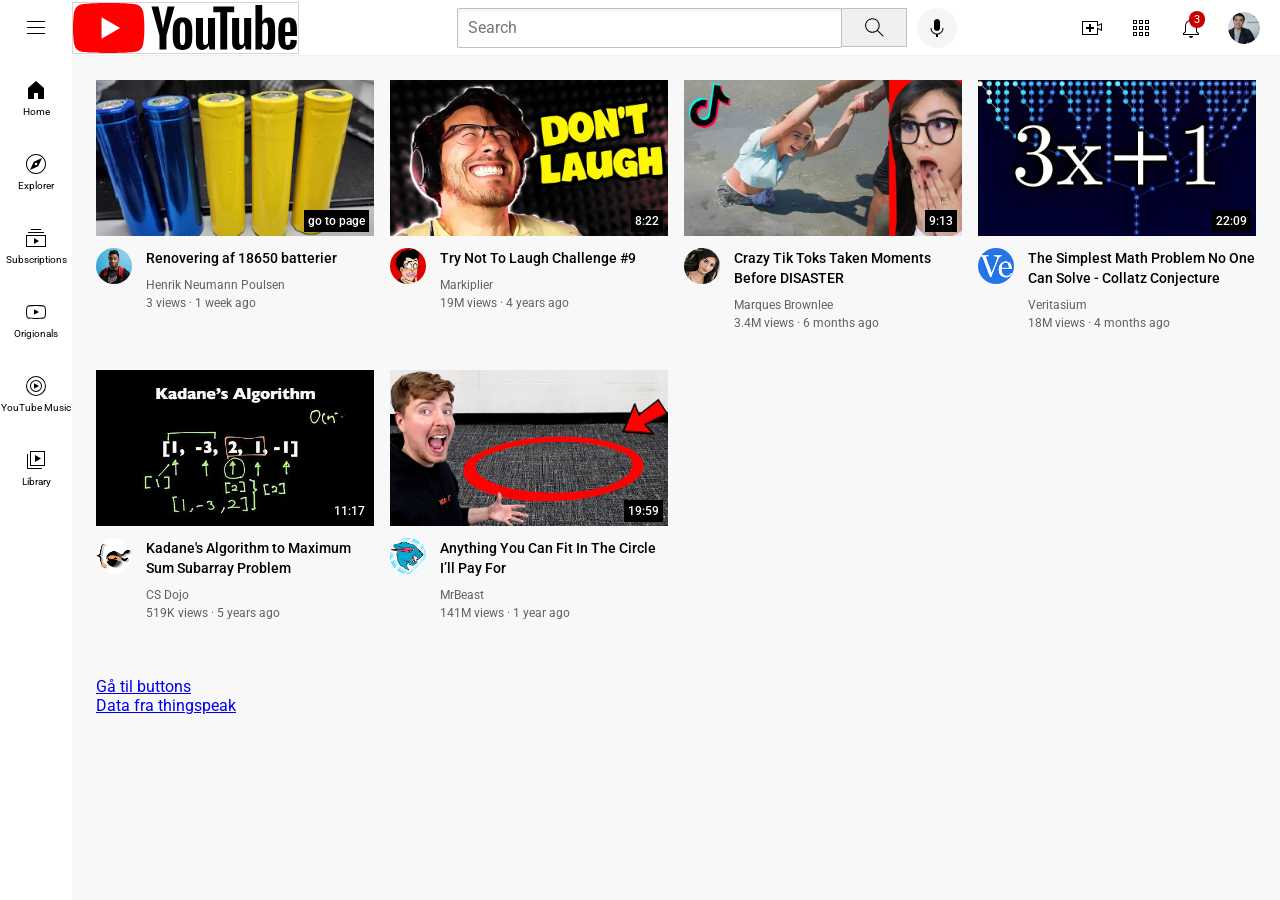
<file: index2.html>
<!DOCTYPE html>
<!--https://www.youtube.com/watch?v=G3e-cpL7ofc-->
<!--https://supersimple.dev/exercises/youtube -->
<!--Backup filer: C:\Users\neuma\OneDrive\Backup Websted HNPO\htmlCssCourse-->
<!--https://onedrive.live.com/?id=1718BADFA0EA4C91%2166126&cid=1718BADFA0EA4C91-->
<!--6:07:50-->
<html>
    <head>
        <title>Youtube.com Clone</title>
        <link rel="preconnect" href="https://fonts.googleapis.com">
        <link rel="preconnect" href="https://fonts.gstatic.com" crossorigin>
        <link href="https://fonts.googleapis.com/css2?family=Roboto:wght@400;500;700&display=swap" rel="stylesheet">

        <link rel="stylesheet" href="styles/general.css">
        <link rel="stylesheet" href="styles/header.css">
        <link rel="stylesheet" href="styles/video.css">
        <link rel="stylesheet" href="styles/sidebar.css">


    </head>

    <body>
      <header class="header">

        <div class="left-section">
          <img class="hamburger-menu" src="icons\hamburger-menu.svg">
          <img class="youtube-logo" src="icons\youtube-logo.svg">
          
          
        </div>

        <div class="middle-section">
          <input class="search-bar" type="text" placeholder="Search">
          
          <button class="search-button">
            <img  class= "search-icon" src="icons\search.svg">
            <div class="tooltip">Search</div>
          </button> 

         <button class="voice-search-button">
            <img class="voice-search-icon" src="icons\voice-search-icon.svg">
            <div class="tooltip">Search with your voice</div>
            
          </button>
        </div>

        <div class="right-section">

          <div class="upload-icon-container">
            <img class="upload-icon" src="icons\upload.svg">
            <div class="tooltip">Create</div>
            </div>

          <div class="youtube-apps-icon-container">
            <img class="youtube-apps-icon" src="icons\youtube-apps.svg">
            <div class="tooltip">YouTube apps</div>
          </div>

           <div class="notifications-icon-container">
             <img class="notifications-icon"  src="icons\notifications.svg">
             <div class="tooltip">notifications</div>
            <div class="notifications-count">3</div>
            </div>
          
           <img class="current-user-picture"  src="channel-pictures\my-channel.jpeg">
        </div>
        
      </header>

      <nav class="sidebar">
        <div class="sidebar-link">
          <img src="icons\home.svg">
          <div>Home</div>
        </div>
        <div class="sidebar-link">
          <img src="icons\explore.svg">
          <div>Explorer</div>
        </div>
        <div class="sidebar-link">
          <img src="icons\subscriptions.svg">
          <div>Subscriptions</div>
       </div>
        <div class="sidebar-link">
          <img src="icons\originals.svg">
          <div>Origionals</div>
        </div>
        <div class="sidebar-link">
         <img src="icons\youtube-music.svg">
         <div>YouTube Music</div>
         <div></div>
      </div>
        <div class="sidebar-link">
          <img src="icons\library.svg">
          <div>Library</div>
      </div>
    </nav>
      <main>
          
      <div class="video-grid">
        <div class="video-preview">
            <div class = thumbnail-row>
              <img class="thumbnail" img src="thumbnails\blaa-gule-batterier720x404.jpg">
              <div class="video-time">go to page</div>
            </div>
            <div class="video-info-grid">
                <div class="channel-picture">
                  <img class="profile-picture" src="channel-pictures/channel-1.jpeg">
                </div>
                <div class="video-info">
                  <p class="video-title">
                    Renovering af 18650 batterier
                  </p>
                  <p class="video-author" >
                    Henrik Neumann Poulsen
                  </p>
                  <p class="video-stats">
                    3 views · 1 week ago
                  </p>
                </div>
      
                </div>
            </div>
      
            <div class="video-preview">
              <div class="thumbnail-row">
                <img class="thumbnail" img src="thumbnails/thumbnail-2.webp" >
                <div class="video-time">8:22</div> 
              </div>
              <div class="video-info-grid">
                <div class="channel-picture">
                  <img class="profile-picture" src="channel-pictures\channel-2.jpeg">
                </div>
                <div class="video-info">
                  <p class="video-title">
                    Try Not To Laugh Challenge #9
                  </p>
                  <p class="video-author" >
                    Markiplier
                  </p>
                  <p class="video-stats">
                    19M views · 4 years ago
                  </p>
                </div>
              </div>
            </div>
            <div class="video-preview">
              <div class = thumbnail-row>
                <img class="thumbnail" img src="thumbnails\thumbnail-3.webp">
                <div class="video-time">9:13</div>
              </div>
              <div class="video-info-grid">
                  <div class="channel-picture">
                    <img class="profile-picture" src="channel-pictures\channel-3.jpeg">
                  </div>
                  <div class="video-info">
                    <p class="video-title">
                      
                      Crazy Tik Toks Taken Moments Before DISASTER
                    </p>
                    <p class="video-author" >
                      Marques Brownlee
                    </p>
                    <p class="video-stats">
                      3.4M views · 6 months ago
                    </p>
                  </div>
        
                  </div>
              </div>
        
              <div class="video-preview">
                <div class="thumbnail-row">
                  <img class="thumbnail" img src="thumbnails\thumbnail-4.webp" >
                  <div class="video-time">22:09</div>
                </div>
                <div class="video-info-grid">
                  <div class="channel-picture">
                    <img class="profile-picture" src="channel-pictures\channel-4.jpeg">
                  </div>
                  <div class="video-info">
                    <p class="video-title">
                      The Simplest Math Problem No One Can Solve - Collatz Conjecture
                    </p>
                    <p class="video-author" >
                      Veritasium
                    </p>
                    <p class="video-stats">
                      18M views · 4 months ago
                    </p>
                  </div>
                </div>
              </div>
              <div class="video-preview">
                <div class = thumbnail-row>
                  <img class="thumbnail" img src="thumbnails\thumbnail-5.webp">
                  <div class="video-time">11:17</div>
                </div>
                <div class="video-info-grid">
                    <div class="channel-picture">
                      <img class="profile-picture" src="channel-pictures\channel-5.jpeg">
                    </div>
                    <div class="video-info">
                      <p class="video-title">
                        Kadane's Algorithm to Maximum Sum Subarray Problem
                      </p>
                      <p class="video-author" >
                        CS Dojo
                      </p>
                      <p class="video-stats">
                        519K views · 5 years ago
                      </p>
                    </div>
          
                    </div>
                </div>
          
                <div class="video-preview">
                  <div class="thumbnail-row">
                    <img class="thumbnail" img src="thumbnails\thumbnail-6.webp" >
                    <div class="video-time">19:59</div> 
                  </div>
                  <div class="video-info-grid">
                    <div class="channel-picture">
                      <img class="profile-picture" src="channel-pictures\channel-6.jpeg">
                    </div>
                    <div class="video-info">
                      <p class="video-title">
                        Anything You Can Fit In The Circle I’ll Pay For
                      </p>
                      <p class="video-author" >
                        MrBeast
                      </p>
                      <p class="video-stats">
                        141M views · 1 year ago
                      </p>
                    </div>
                  </div>
                </div>
      </main>

    </div>

     
    <br>
    <br>
    <br>
    <a href="intro-to-html/buttons.html">
      Gå til buttons
    </a>
    <br>
    <a href="data-fra-thingspeak.html">
      Data fra thingspeak
    </a>

  </body>
</html>
</file>
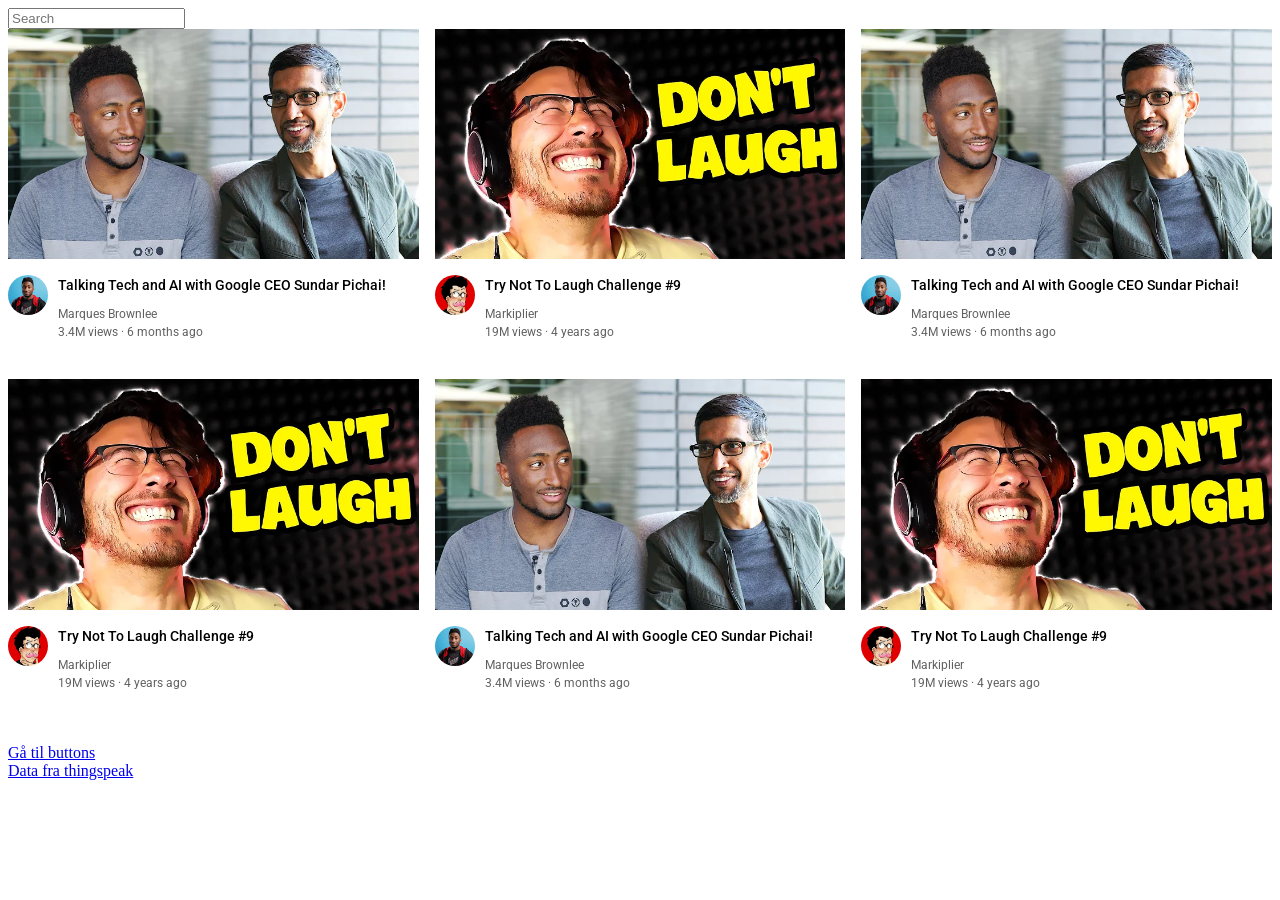
<file: indexbackup.html>
<!DOCTYPE html>
<!--https://www.youtube.com/watch?v=G3e-cpL7ofc-->
<!--https://supersimple.dev/exercises/youtube -->
<!--3:33:30-->
<html>
    <head>
        <title>Youtube.com Clone</title>
        <link rel="preconnect" href="https://fonts.googleapis.com">
<link rel="preconnect" href="https://fonts.gstatic.com" crossorigin>
<link href="https://fonts.googleapis.com/css2?family=Roboto:wght@400;500;700&display=swap" rel="stylesheet">

    <style>
           p{
            font-family: Roboto, Arial;
            margin-top: 0;
            margin-bottom: 0;
           }
            .thumbnail{
                width: 100%;

            }
            .search-bar{
                display: block;
                font-size: 10;
            }
              .video-title{
                margin-top: 0;
                font-size: 14px;
                font-weight: 500;
                line-height: 20px;
                margin-bottom: 12px;
            }
              
              .video-info-grid{
                display:grid;
                grid-template-columns:50px 1fr ;
              }
              
              .profile-picture{
                width: 40px;
                border-radius: 50px;
                
              }
              .thumbnail-row {
                margin-bottom: 12px;

              } 
              .video-author, .video-stats{
                font-size: 12px;
                color: rgb(96,96,96);

              }
              .video-author{
                margin-bottom: 4px;

              }
              .video-grid {
                display: grid;
                grid-template-columns: 1fr 1fr 1fr ;
                column-gap: 16px;
                row-gap: 40px;
              }
               
        </style>  
    </head>
    <body>
     <input class="search-bar" type="text" placeholder="Search">
     
        <div class="video-grid">
          <div class="video-preview">
            <div class = thumbnail-row>
              <img class="thumbnail" img src="thumbnails/thumbnail-1.webp">
            </div>
            <div class="video-info-grid">
                <div class="channel-picture">
                  <img class="profile-picture" src="channel-pictures/channel-1.jpeg">
                </div>
                <div class="video-info">
                  <p class="video-title">
                    Talking Tech and AI with Google CEO Sundar Pichai!
                  </p>
                  <p class="video-author" >
                    Marques Brownlee
                  </p>
                  <p class="video-stats">
                    3.4M views · 6 months ago
                  </p>
                </div>
      
                </div>
            </div>
      
            <div class="video-preview">
              <div class="thumbnail-row">
                <img class="thumbnail" img src="thumbnails/thumbnail-2.webp" > 
              </div>
              <div class="video-info-grid">
                <div class="channel-picture">
                  <img class="profile-picture" src="channel-pictures\channel-2.jpeg">
                </div>
                <div class="video-info">
                  <p class="video-title">
                    Try Not To Laugh Challenge #9
                  </p>
                  <p class="video-author" >
                    Markiplier
                  </p>
                  <p class="video-stats">
                    19M views · 4 years ago
                  </p>
                </div>
              </div>
            </div>
            <div class="video-preview">
              <div class = thumbnail-row>
                <img class="thumbnail" img src="thumbnails/thumbnail-1.webp">
              </div>
              <div class="video-info-grid">
                  <div class="channel-picture">
                    <img class="profile-picture" src="channel-pictures/channel-1.jpeg">
                  </div>
                  <div class="video-info">
                    <p class="video-title">
                      Talking Tech and AI with Google CEO Sundar Pichai!
                    </p>
                    <p class="video-author" >
                      Marques Brownlee
                    </p>
                    <p class="video-stats">
                      3.4M views · 6 months ago
                    </p>
                  </div>
        
                  </div>
              </div>
        
              <div class="video-preview">
                <div class="thumbnail-row">
                  <img class="thumbnail" img src="thumbnails/thumbnail-2.webp" > 
                </div>
                <div class="video-info-grid">
                  <div class="channel-picture">
                    <img class="profile-picture" src="channel-pictures\channel-2.jpeg">
                  </div>
                  <div class="video-info">
                    <p class="video-title">
                      Try Not To Laugh Challenge #9
                    </p>
                    <p class="video-author" >
                      Markiplier
                    </p>
                    <p class="video-stats">
                      19M views · 4 years ago
                    </p>
                  </div>
                </div>
              </div>
              <div class="video-preview">
                <div class = thumbnail-row>
                  <img class="thumbnail" img src="thumbnails/thumbnail-1.webp">
                </div>
                <div class="video-info-grid">
                    <div class="channel-picture">
                      <img class="profile-picture" src="channel-pictures/channel-1.jpeg">
                    </div>
                    <div class="video-info">
                      <p class="video-title">
                        Talking Tech and AI with Google CEO Sundar Pichai!
                      </p>
                      <p class="video-author" >
                        Marques Brownlee
                      </p>
                      <p class="video-stats">
                        3.4M views · 6 months ago
                      </p>
                    </div>
          
                    </div>
                </div>
          
                <div class="video-preview">
                  <div class="thumbnail-row">
                    <img class="thumbnail" img src="thumbnails/thumbnail-2.webp" > 
                  </div>
                  <div class="video-info-grid">
                    <div class="channel-picture">
                      <img class="profile-picture" src="channel-pictures\channel-2.jpeg">
                    </div>
                    <div class="video-info">
                      <p class="video-title">
                        Try Not To Laugh Challenge #9
                      </p>
                      <p class="video-author" >
                        Markiplier
                      </p>
                      <p class="video-stats">
                        19M views · 4 years ago
                      </p>
                    </div>
                  </div>
                </div>

        </div>

     
    <br>
    <br>
    <br>
    <a href="intro-to-html/buttons.html">
      Gå til buttons
    </a>
    <br>
    <a href="data-fra-thingspeak.html">
      Data fra thingspeak
    </a>

    </body>
</html>
</file>
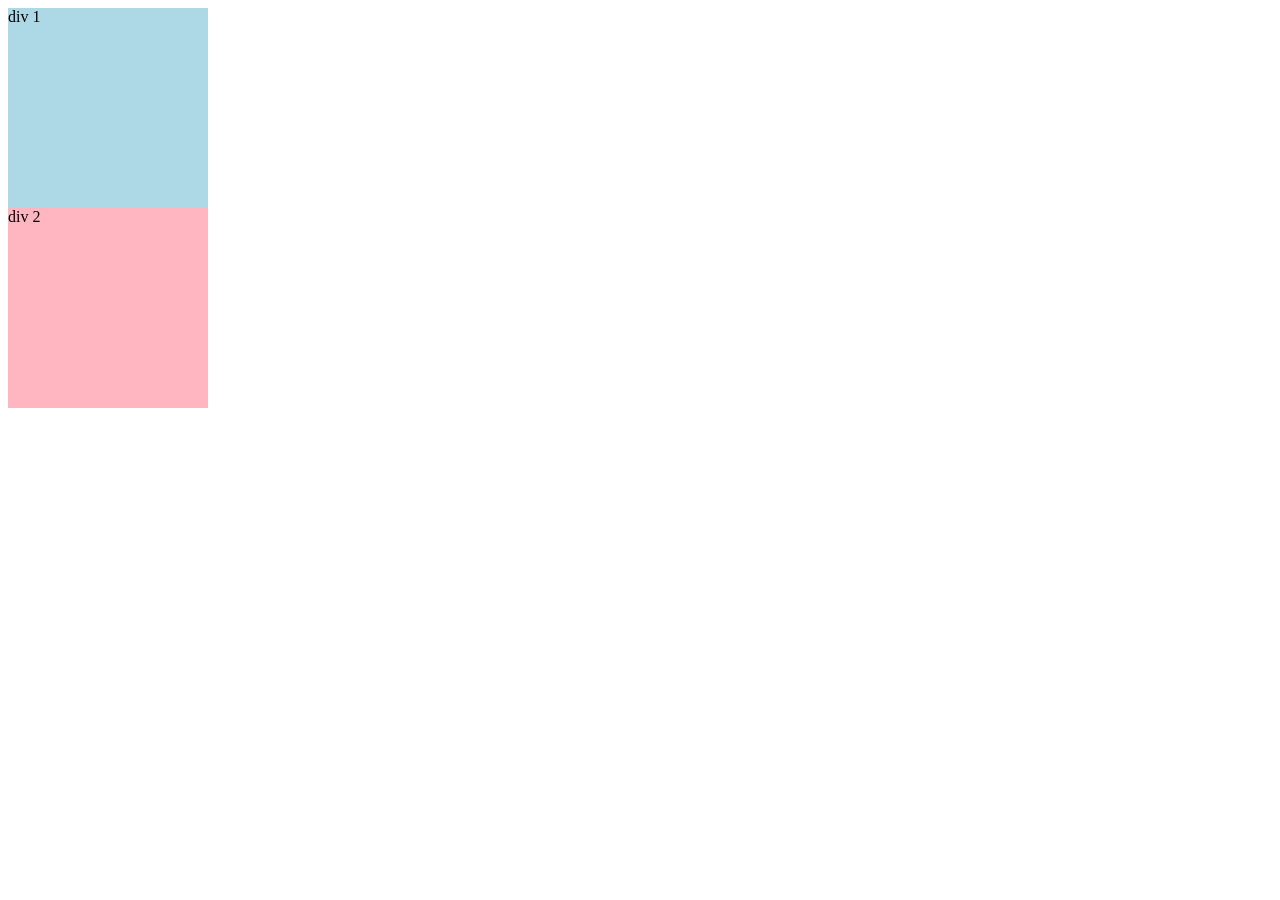
<file: position.html>
<!DOCTYPE html>
<html>
    <head></head>
    <title>Position Practice</title>
    <body>
        <div style="
            background-color: lightblue;
            height: 200px;
            width: 200px;">div 1</div>
        <div style="
        background-color: lightpink;
        height: 200px;
        width: 200px;
        " 
          >div 2</div>
    </body>
</html>
</file>
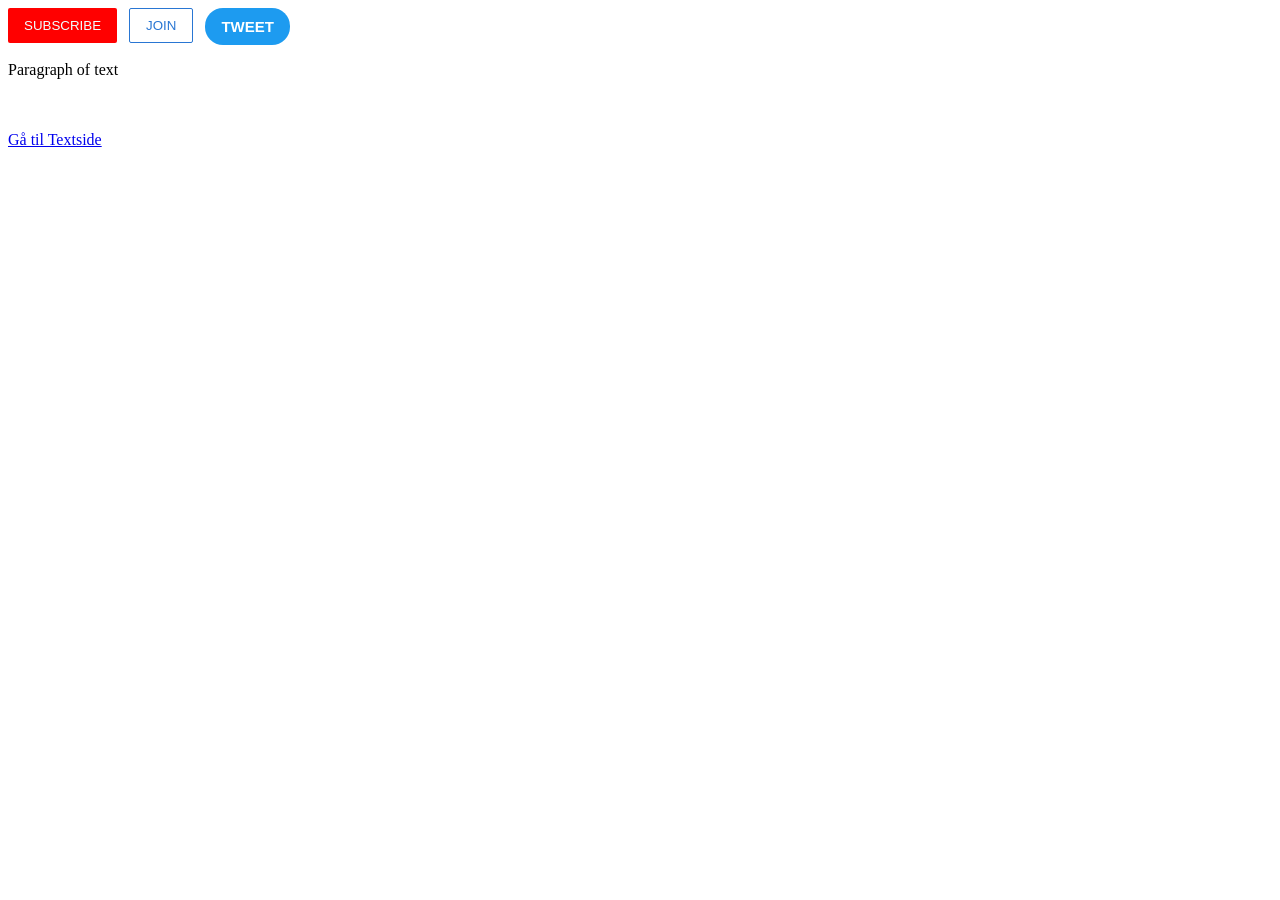
<file: intro-to-html/buttons.html>
<!DOCTYPE html>
<html>
  <head>
    <!--https://www.youtube.com/watch?v=G3e-cpL7ofc --> 
    <!--https://supersimple.dev/courses -->
    <title>HNPO</title>
    <link rel="preconnect" href="https://fonts.googleapis.com">
<link rel="preconnect" href="https://fonts.gstatic.com" crossorigin>
<link href="https://fonts.googleapis.com/css2?family=Roboto:ital,wght@0,400;1,700&display=swap" rel="stylesheet">
    <link rel="stylesheet" href="styles/index.css">

  </head>
  <body>
    <button class="subscribe-button">
      SUBSCRIBE
    </button>
    
    <button class="join-button">
      JOIN
    </button>
    
    <button class="tweet-button">
      TWEET
    </button>
    
    
    <p>Paragraph of text</p>
    <br>
    <br>
    <a href="text.html" target ="blank">
      Gå til Textside
    </a>
  </body>
</html>
</file>
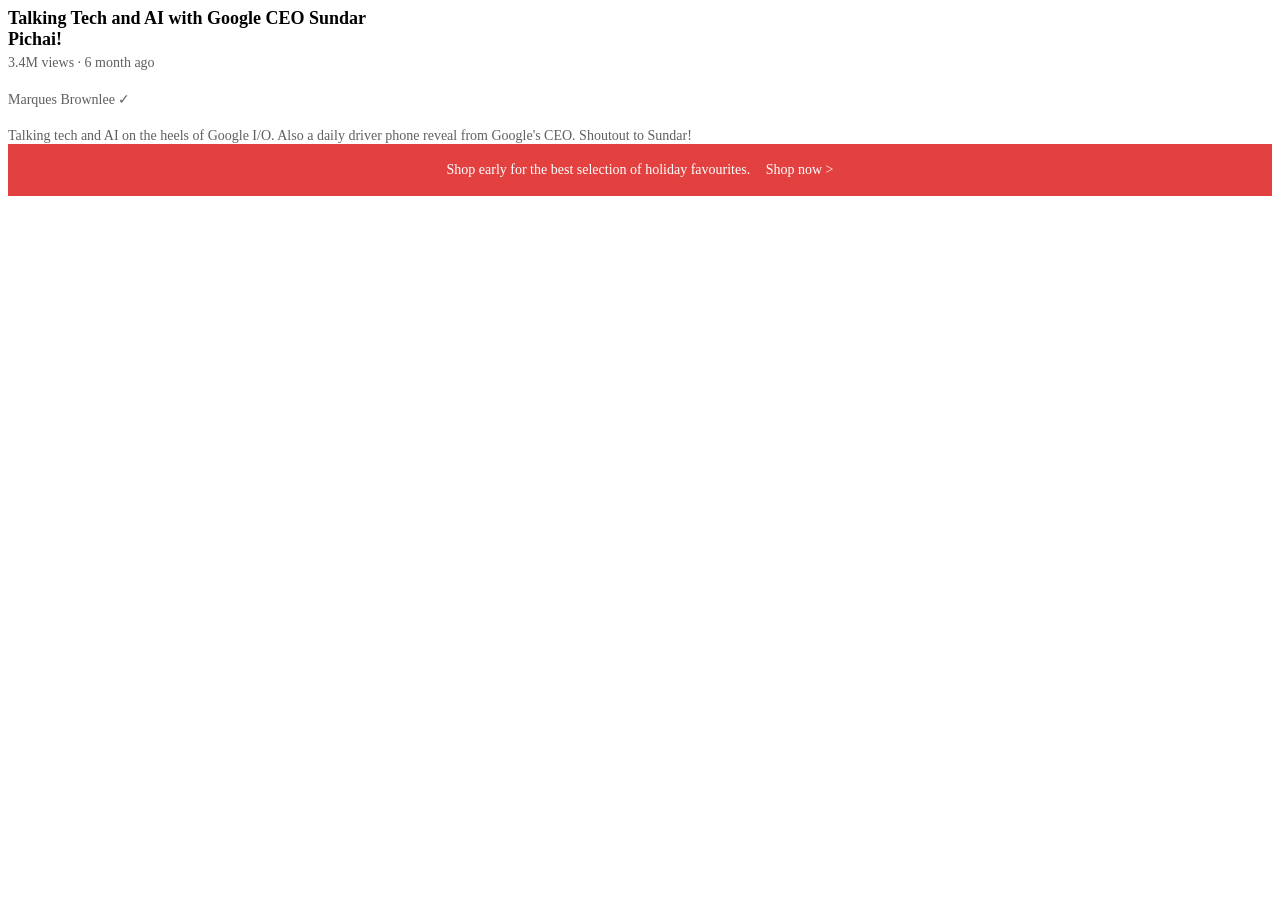
<file: intro-to-html/text.html>
<!DOCTYPE html>
<html>
    <head>
        <title>HNPOtext</title>
        
        <link rel="stylesheet" href="styles/text.css">

    </head>
    <body>
        <p class="video-title">
            Talking Tech and AI with Google CEO Sundar Pichai!
        </p>
        
        <p class="video-stats">3.4M views &#183  6 month ago</p>
        <p class="video-author">Marques Brownlee &#10003</p>
        <p class="video-descriptions">Talking tech and AI on the heels of Google I/O.
                                      Also a daily driver phone reveal from Google's CEO.
                                       Shoutout to Sundar!</p>
        <p class="apple-text">Shop early for the best selection
             of holiday favourites. <span class="shop-link">
             Shop now &#62</span></p>
    </body>
</html>
</file>
<file: styles/general.css>
p{
    margin-top: 0;
    margin-bottom: 0;
}


body {
    font-family: Roboto, Arial;
    margin: 0;
    padding-top: 80px;
    padding-left: 96px;
    padding-right: 24px;
    background-color: rgb(248,248,248);
}
</file>
<file: styles/header.css>
.header {
height: 55px;
display:flex;
flex-direction: row;
justify-content: space-between;

position: fixed;
top: 0;
left: 0;
right: 0;
z-index: 100;

background-color: white;
border-bottom-width: 1px;
border-bottom-style: solid;
border-bottom-color: rgb(240,240,240);


}
.left-section{
    display: flex;
    align-items: center;
}

.hamburger-menu{
    height: 24px;
    margin-left: 24px;
    margin-right: 24px;

}
.youtube-logo{
    height: 50px;
    border: 1px solid rgb(215, 211, 211)
}
.middle-section{
    flex: 1;
    margin-left: 70px;
    margin-right: 35px;
    max-width: 500px;
    display: flex ;
    align-items: center;

}
.search-bar {
    font-family: system-ui;
    flex: 1;
    height: 36px;
    padding-left: 10px;
    font-size: 16px;
    border-radius: 2px;
    border: 1px solid rgb(192,192, 192);
    box-shadow: inset 1px 2px 3px
    rgba(0, 0, 0, 0.05);
    width: 0;
    }

.search-bar::placeholder {
font-family: Roboto, Arial;
font-size: 16 px;

}

.search-button{
    height: 39px;
    width: 66px;
    background-color: rgb(240,240, 240);
    border-width: 1px;
    border-style: solid;
    border-color: rgb(192,192, 192);
    margin-left: -1px;
    margin-right: 10px;

   
}

.search-button, 
.voice-search-button,
.upload-icon-container,
.notifications-icon-container,
.youtube-apps-icon-container,
.notifications-icon-container{
    display: flex;
    justify-content: center ;
    align-items: center;
    position: relative;   

}

.search-button .tooltip,
.voice-search-button .tooltip,
.upload-icon-container .tooltip,
.youtube-apps-icon-container .tooltip,
.notifications-icon-container .tooltip{
    font-family: Roboto, Arial;
    position: absolute;
    background-color: grey;

    color:white;
    padding-top: 4px;
    padding-bottom: 4px;
    padding-left: 8px;
    padding-right: 8px;
    border-radius: 2px;
    font-size: 12px;
    bottom: -30px;
    opacity: 0;
    transition: opacity 0.15s;
    pointer-events: none;
    white-space: nowrap;
}
.search-button:hover .tooltip,
.voice-search-button:hover .tooltip,
.upload-icon-container:hover .tooltip,
.youtube-apps-icon-container:hover .tooltip,
.notifications-icon-container:hover .tooltip{
    opacity: 1;
}

.search-icon {   
    height: 25px;

    }

 .voice-search-button {
    height: 40px;
    width: 40px;
    border-radius: 20px;
    border: none;
    background-color: rgb(245,245,245);
 }   

 .voice-search-icon{
    height: 24px;


 }
.right-section{

    width: 180px;
    margin-right: 20px;
    display: flex;
    align-items: center;
    justify-content: space-between;
    flex-shrink: 0;

}
.upload-icon{
    height: 24px;
}

.youtube-apps-icon{
    height: 24px;
}

.notifications-icon{
    height: 24px;
}
.notifications-icon-container{
    position: relative;
}
.notifications-count{
    position: absolute;
    top: -5px;
    right: -2px;
    background-color: rgb(200,0,0);
    color: white;
    font-family: Roboto,Arial;
    font-size: 11px;
    padding-left: 5px;
    padding-right: 5px;
    padding-top: 2px;
    padding-bottom: 2px;
    border-radius: 10px;

}

.current-user-picture{
    height: 32px;
    border-radius: 16px
}
</file>
<file: styles/video.css>
.thumbnail{
        width: 100%;

    }
    
      .video-title{
        margin-top: 0;
        font-size: 14px;
        font-weight: 500;
        line-height: 20px;
        margin-bottom: 10px;
        text-decoration: none;
    }
      
      .video-info-grid{
        display:grid;
        grid-template-columns:50px 1fr ;
      }
      
      .profile-picture{
        width: 36px;
        border-radius: 50px;
        
      }
      .thumbnail-row {
        margin-bottom: 8px;
        position: relative;

      } 
      .video-author, .video-stats{
        font-size: 12px;
        color: rgb(96,96,96);

      }
      .video-author{
        margin-bottom: 4px;

      }
      .video-grid {
       
        display: grid;
        grid-template-columns: 1fr 1fr 1fr ;
        column-gap: 16px;
        row-gap: 40px;
      }

      @media (max-width: 750px){
        .video-grid {
          grid-template-columns: 1fr 1fr;
        }
      }
      
      @media (min-width: 751px) and (max-width: 999px) {
        .video-grid {
          grid-template-columns: 1fr 1fr 1fr;
        }

      }

      @media(min-width: 1000px){
        .video-grid {
          grid-template-columns: 1fr 1fr 1fr 1fr; 
        }
      }
     



      .video-time{
        font-size: 12px;
        font-weight: 500;
        padding: 4px;
        border-radius: 2;

        background-color: black;
        color:white;
        position: absolute;
        bottom: 8px;
        right: 5px;
      }
</file>
<file: styles/sidebar.css>
.sidebar{
    position: fixed;
    left: 0;
    bottom: 0;
    top: 55px;
    background-color: white;
    width: 72px;
    z-index: 200;
    padding-top: 5px;

}
.sidebar-link{
    height: 74px;
    display: flex;
    justify-content: center;
    align-items: center;
    flex-direction: column;
    cursor: pointer;
    
}
.sidebar-link:hover{
    background-color: rgb(235,235,235);

}
.sidebar-link img{
    height: 24px;
    margin-bottom: 4px;
}
.sidebar-link div{
    font-size: 10px;

}
</file>
<file: intro-to-html/styles/index.css>
.subscribe-button {
    background-color:red;
    color: azure;
    border:none;
    padding-top: 10px;
    padding-bottom: 10px;
    padding-left: 16px;
    padding-right: 16px;
    border-radius: 2px;
    margin-right: 8px;
    cursor: pointer;
    transition: opacity 0.25s;
    vertical-align: top;
  }
  
  .subscribe-button:hover{
    opacity: 0.6;
    }

  .subscribe-button:active{
    background-color: blueviolet;
  }

  .join-button {
    background-color: white;
    border-color: rgb(41, 118, 211);
    border-style: solid;
    border-width: 1px;
    color: rgb(41, 118, 211);
    padding-top: 9px;
    padding-bottom: 9px;
    padding-left: 16px;
    padding-right: 16px;
    


    border-radius: 2px;
    cursor: pointer;
    transition: background-color 0.5s,
    color 0.5s ;
  }
       
  .join-button:hover{
    background-color: rgb(41, 118, 211);
    color: white;
   }
   
  .tweet-button {
    background-color: #1d9bf0;
    color:white;
    border: none;
    padding-top: 10px;
    padding-bottom: 10px;
    padding-left: 16px;
    padding-right: 16px;
    border-radius: 18px;
    font-weight: bold;
    font-size: 15px;
    cursor: pointer;
    margin-left: 8px;
    vertical-align: top;
   
  }
    
  .tweet-button:hover {
    box-shadow: 5px 5px 5px rgba(0, 0, 0, 0.15);
  }
</file>
<file: intro-to-html/styles/text.css>
p{
    font-family: Roboto;
    margin-bottom: 0px;
    margin-top: 0px;
}
.video-title{
   font-weight: bold;
   font-size: 18px;
   width: 400px;
   margin-bottom: 5px;
  
}

.video-stats{
    font-size: 14px;
    color: rgb(96, 96, 96);
    margin-bottom: 20px;
}

.video-author{
    color: rgb(96, 96, 96);
    font-size: 14px;
   
    margin-bottom: 20px;

}
.video-descriptions{
    width: 280;
    color: rgb(96, 96, 96);
    font-size: 14px;
    margin-bottom: 100;
    
}
.apple-text{
    margin-bottom: 50px;
    font-size: 14px;
    background-color: #e34140;
    color: white;
    text-align: center;
    padding-top: 18px;
    padding-bottom: 18px;
}
.shop-link{
    cursor: pointer;
    margin-left: 12px;
}

.shop-link:hover {
    text-decoration: underline;
   
}
</file>
